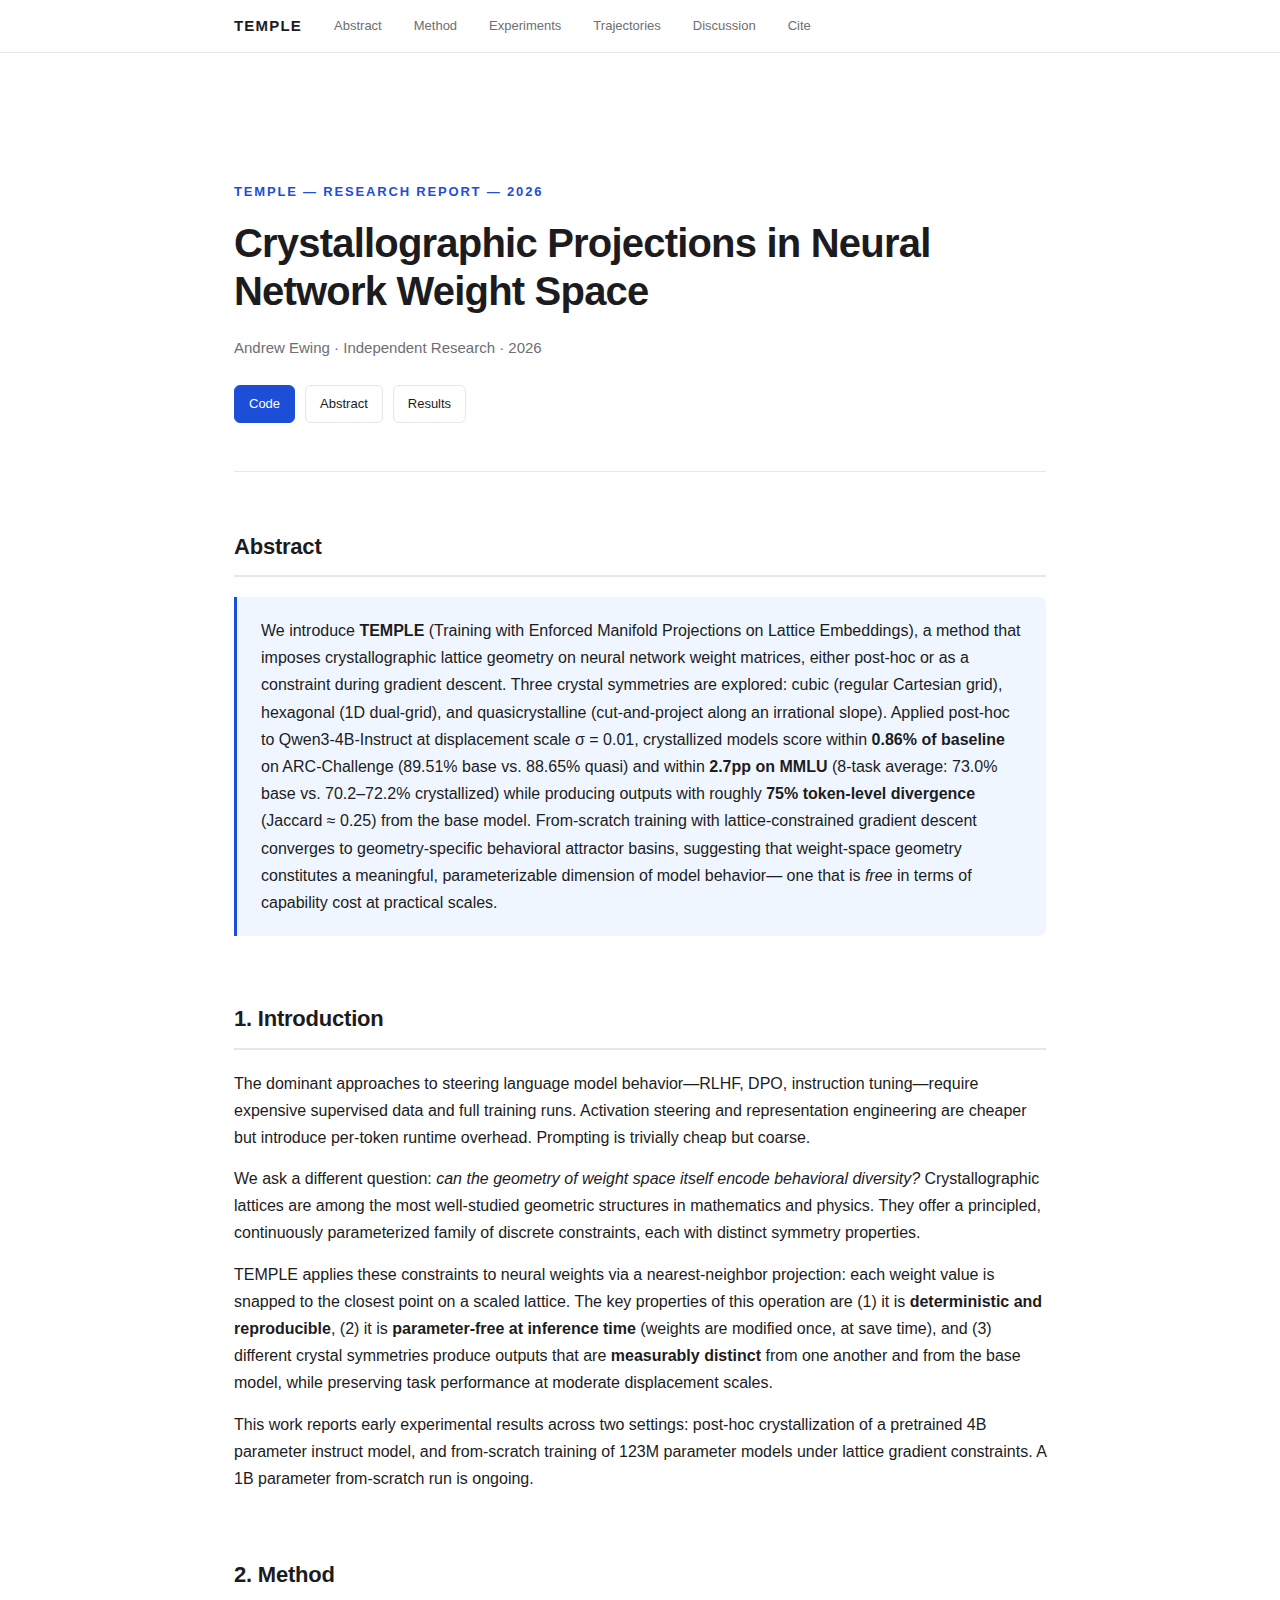
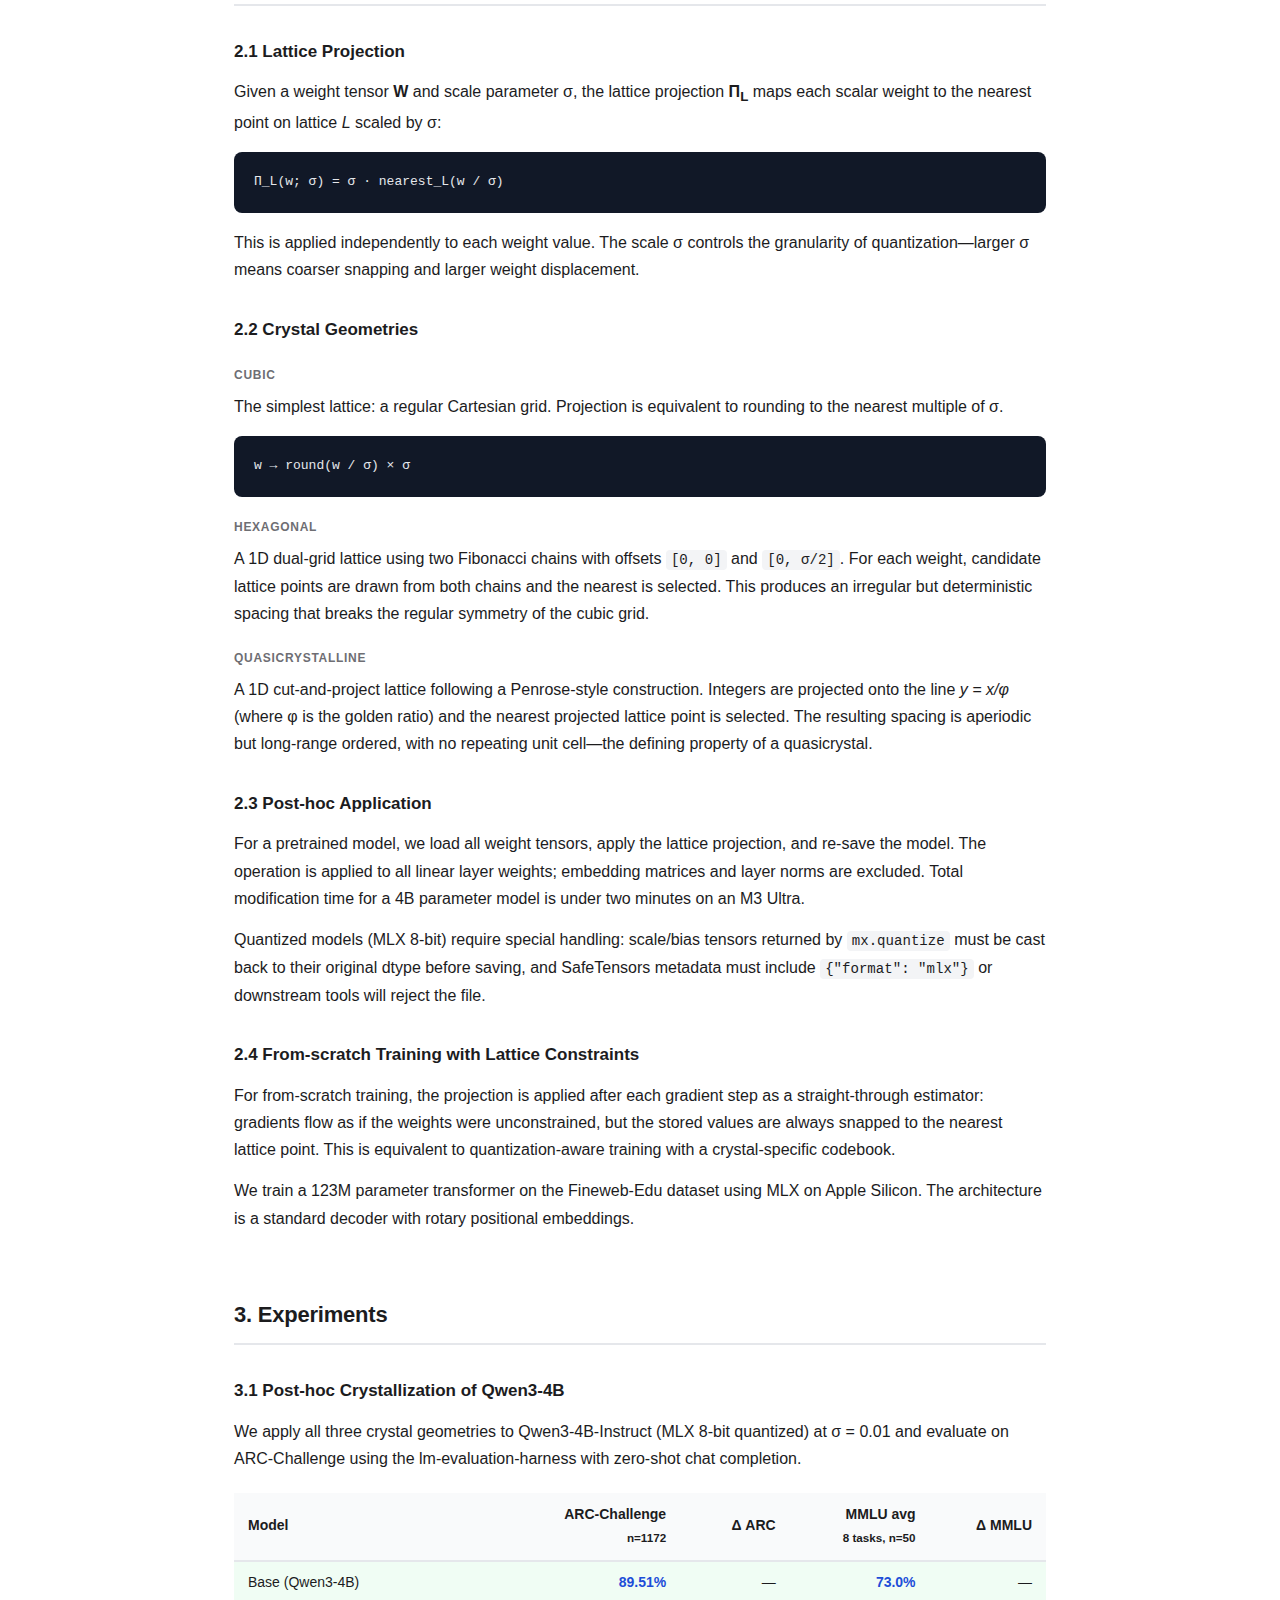
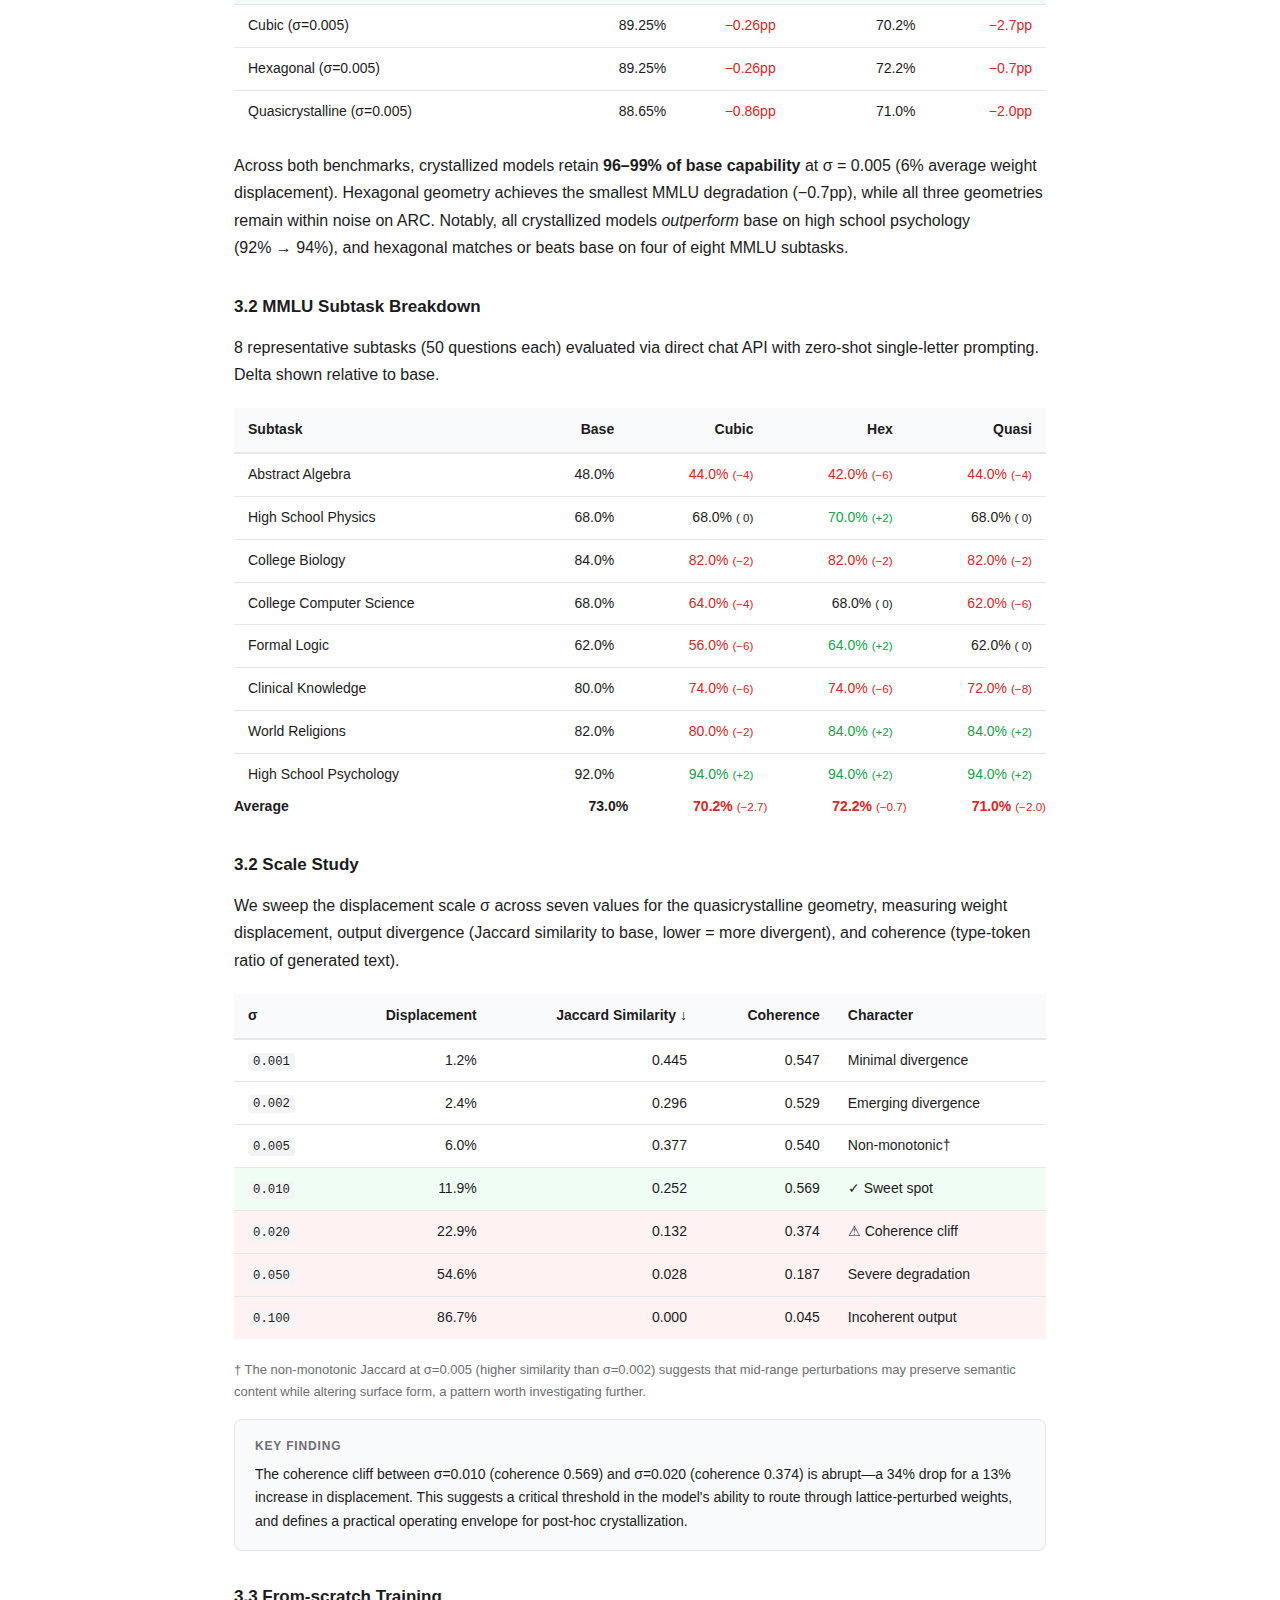
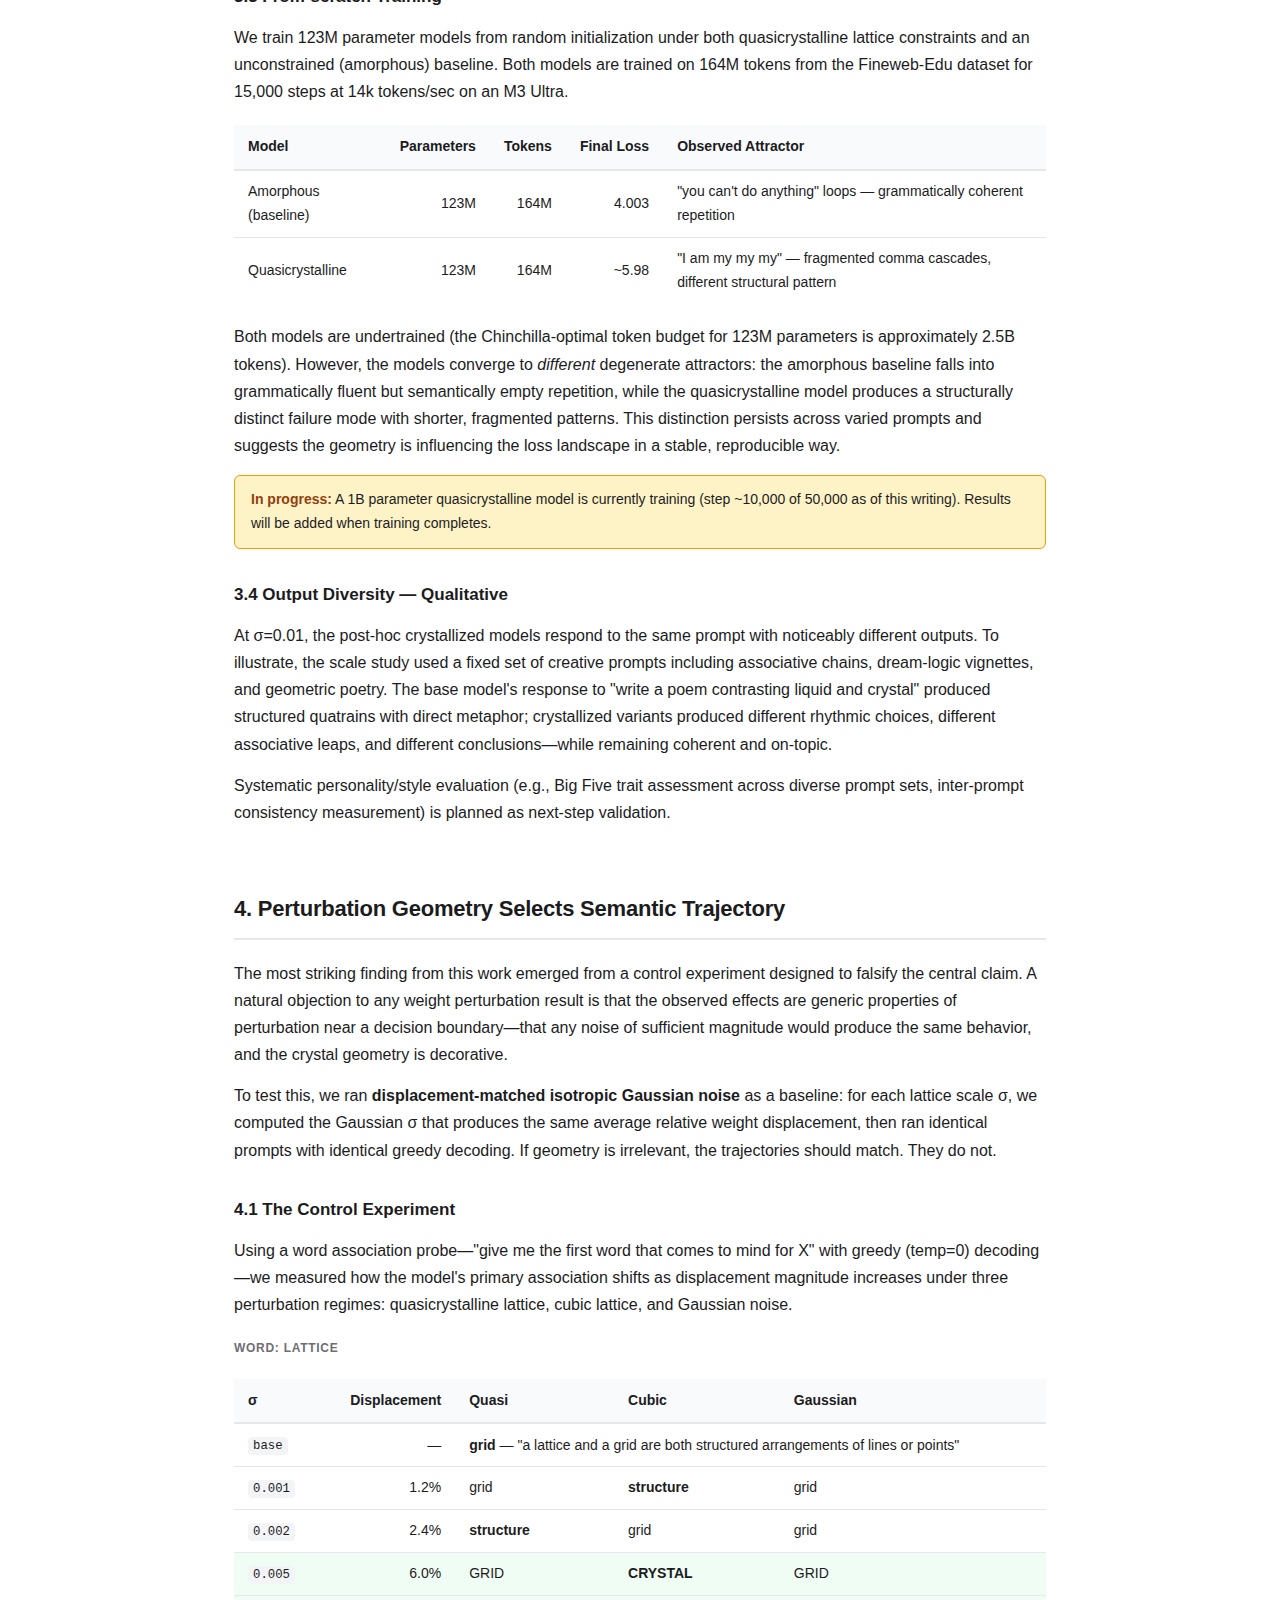
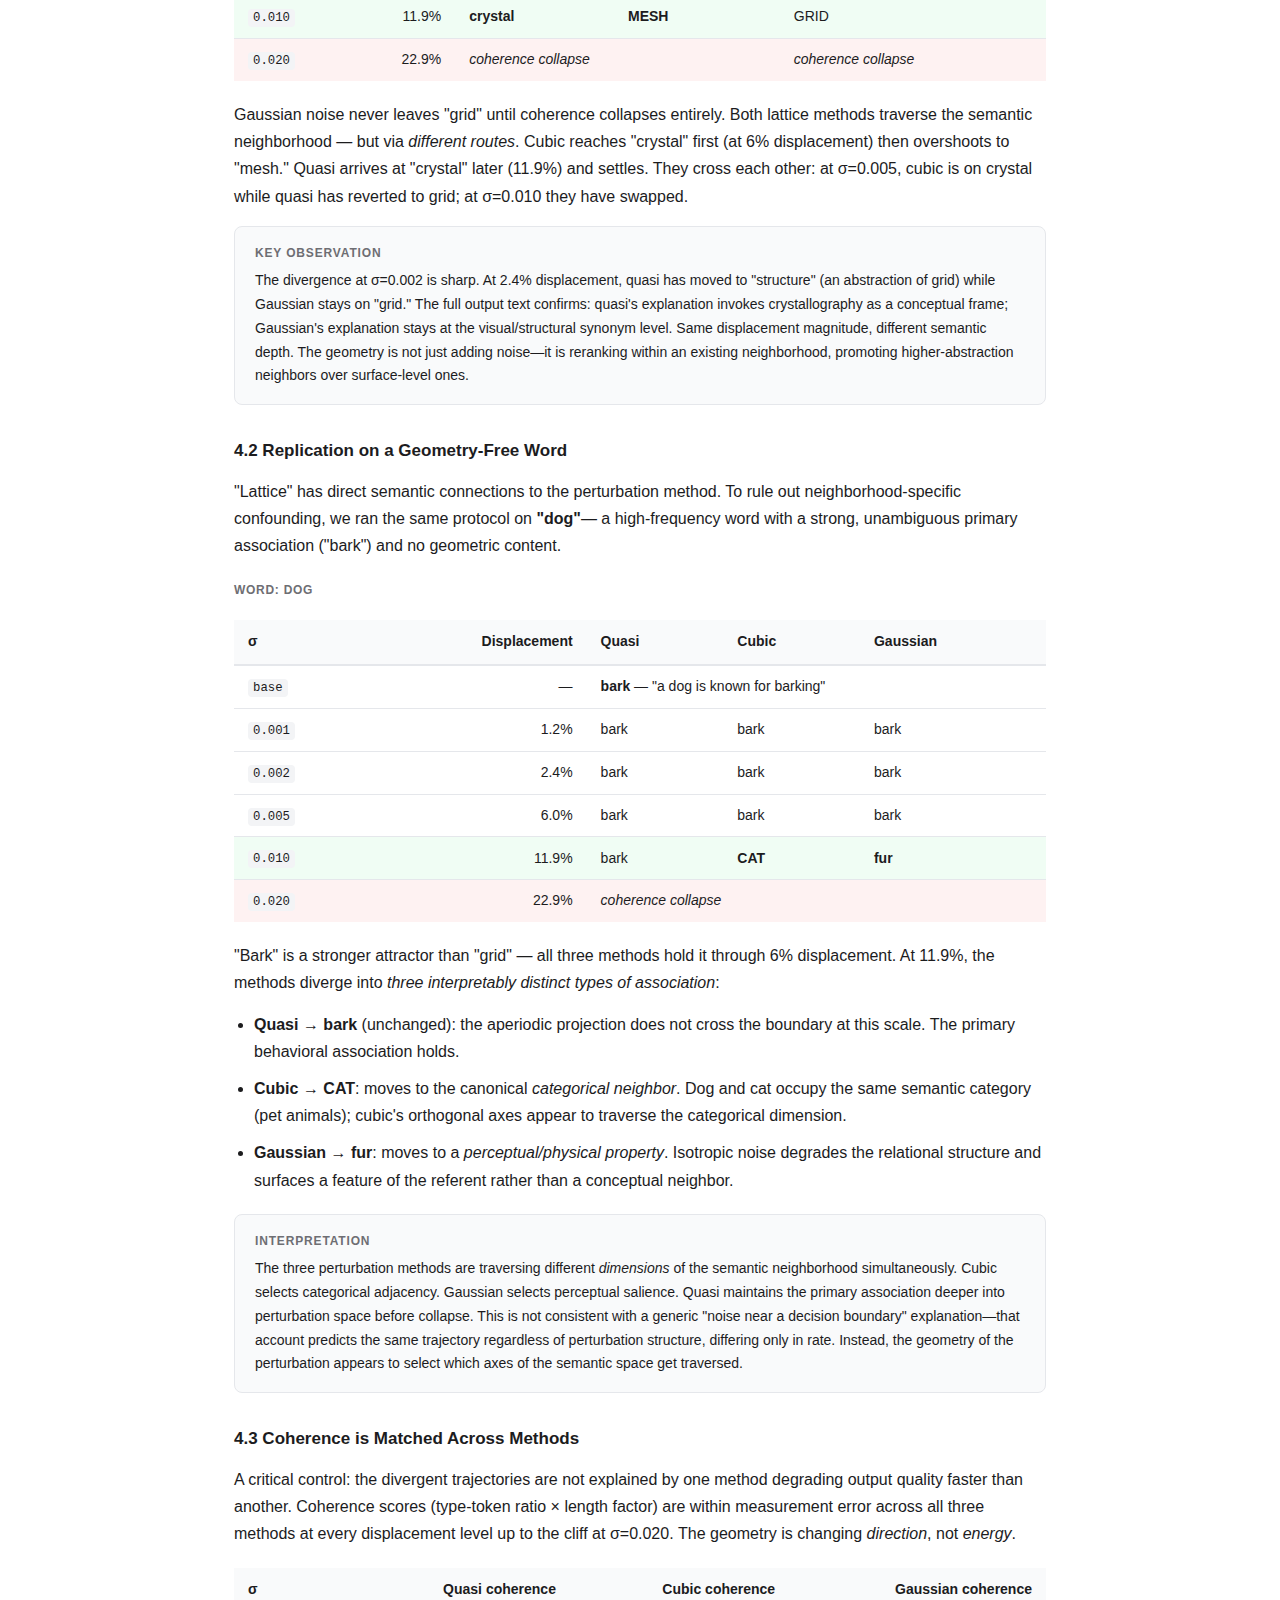
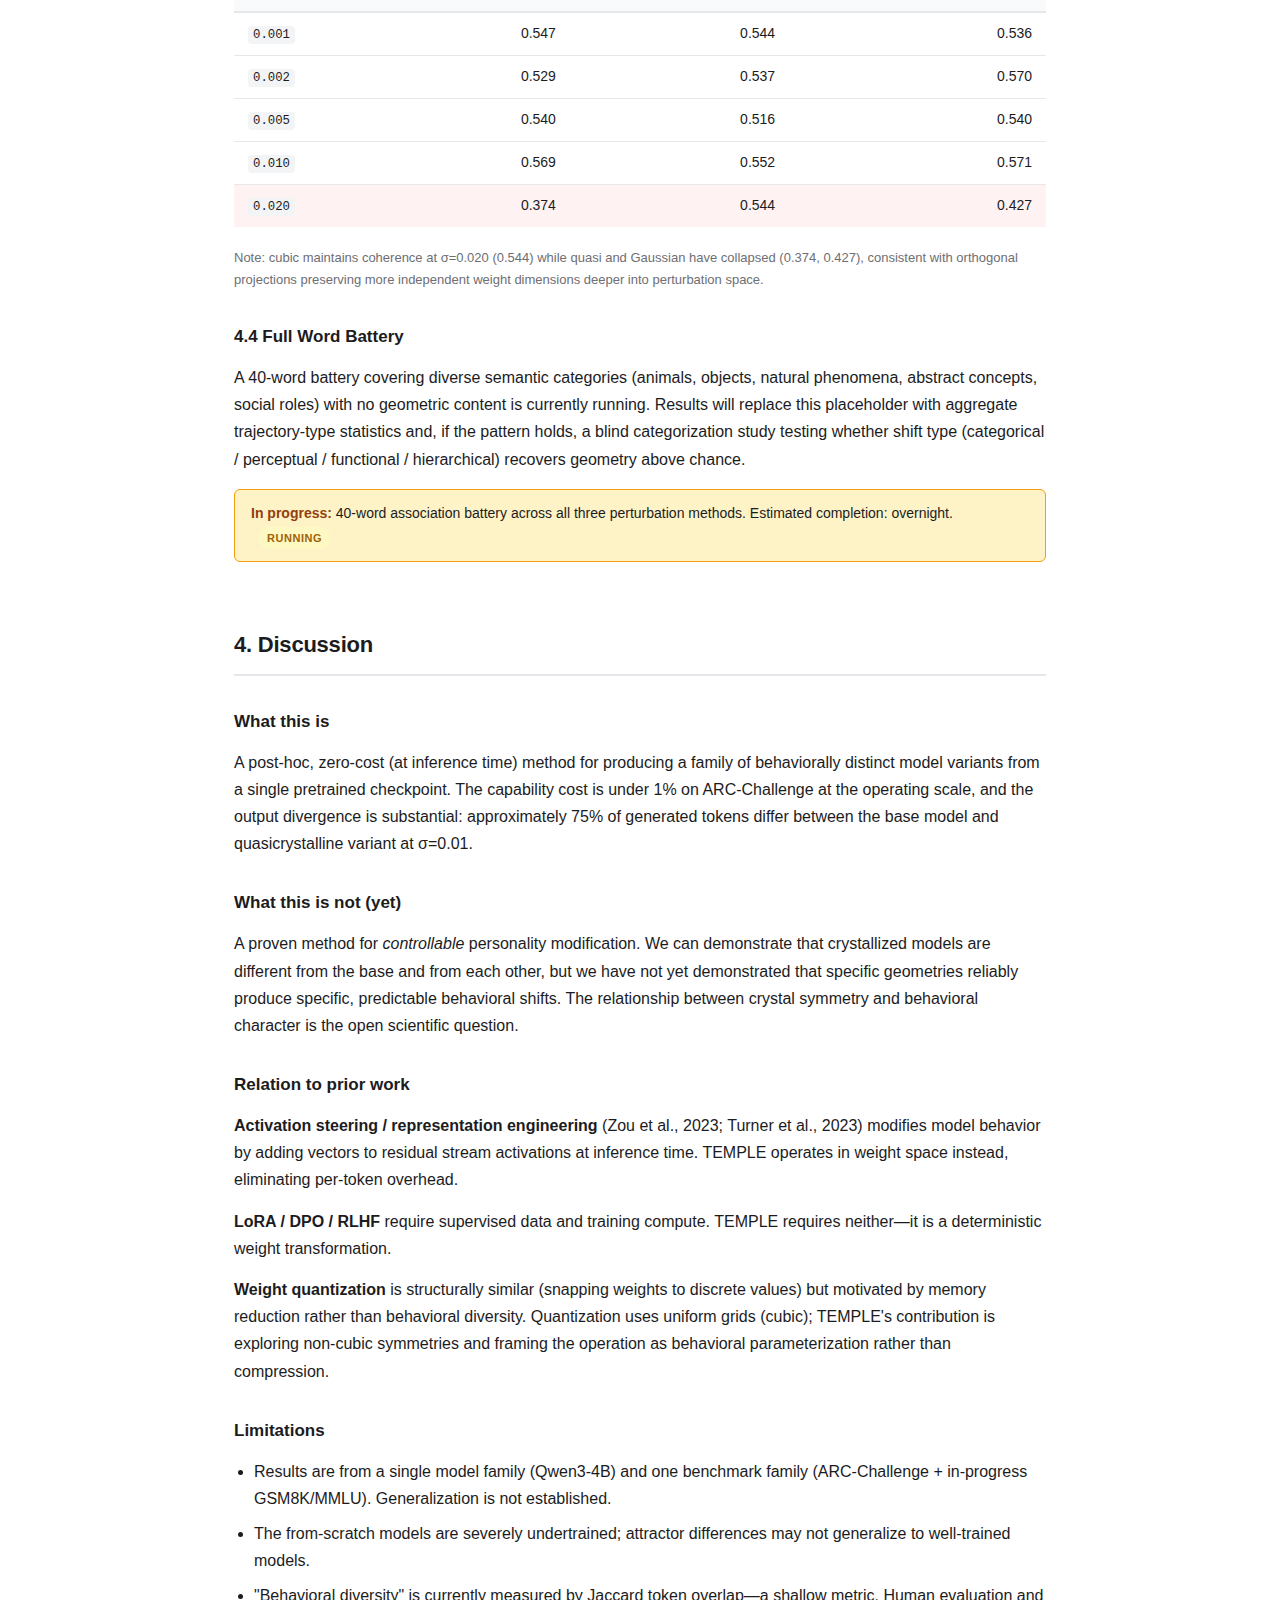
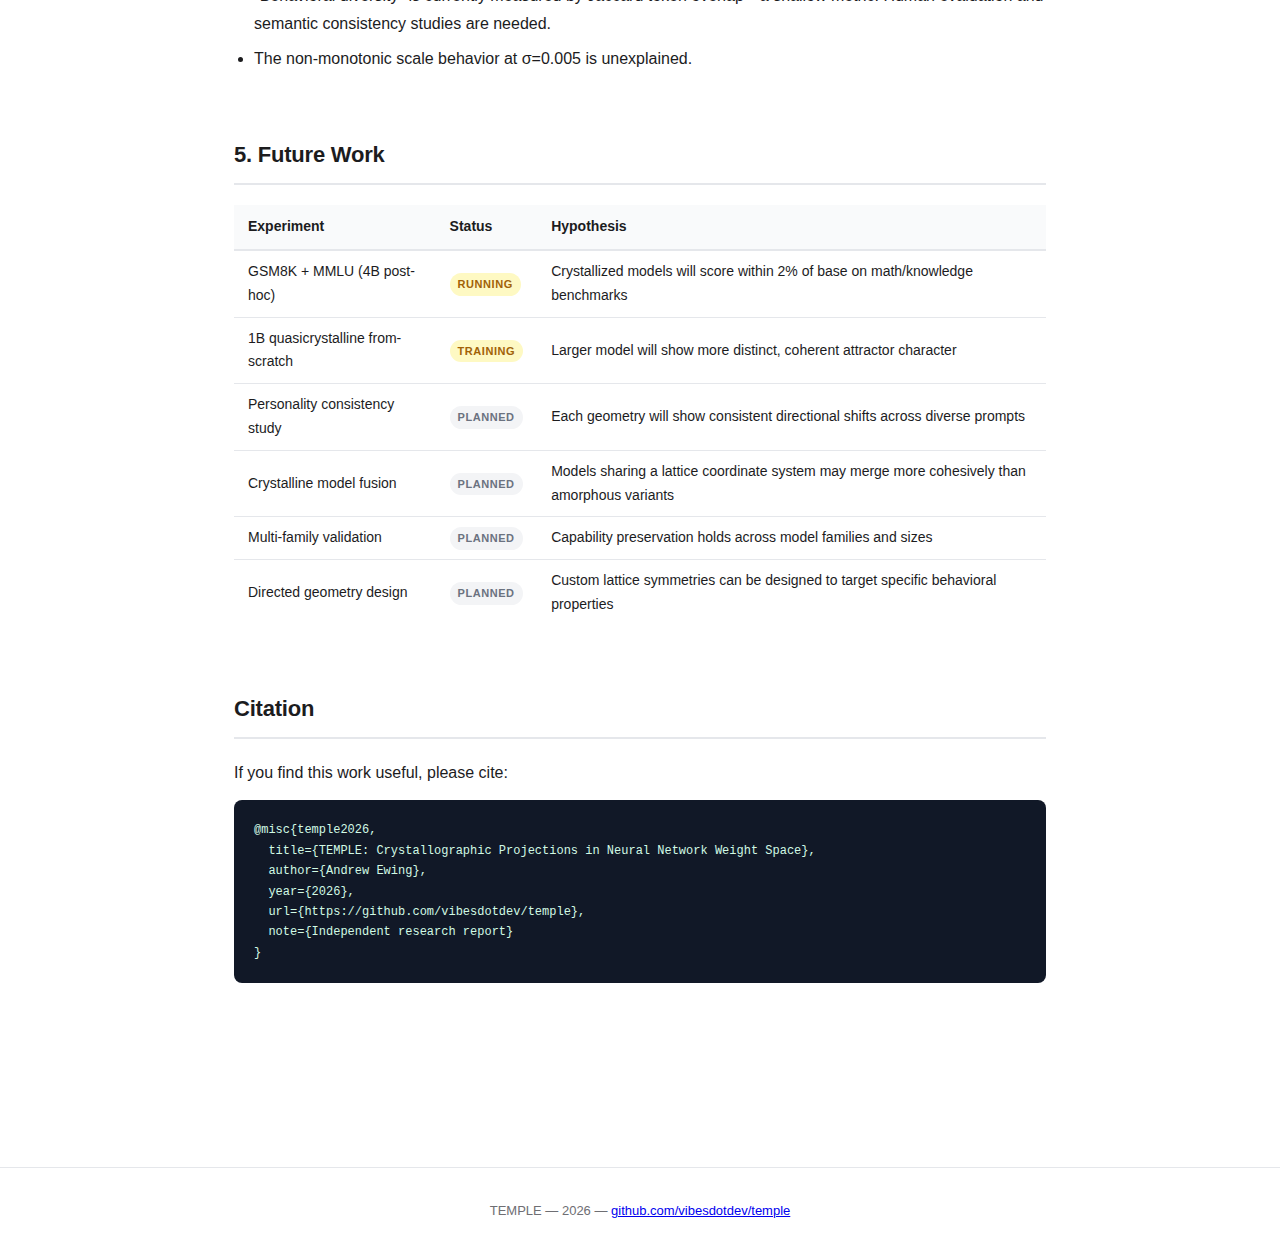
<file: docs/index.html>
<!DOCTYPE html>
<html lang="en">
<head>
  <meta charset="UTF-8">
  <meta name="viewport" content="width=device-width, initial-scale=1.0">
  <title>TEMPLE — Crystallographic Projections in Neural Network Weight Space</title>
  <meta name="description" content="TEMPLE explores geometric lattice constraints on LLM weights, producing measurable output diversity with less than 1% benchmark degradation.">
  <link rel="stylesheet" href="style.css">
</head>
<body>

<header class="site-header">
  <nav>
    <a href="#" class="logo">TEMPLE</a>
    <a href="#abstract">Abstract</a>
    <a href="#method">Method</a>
    <a href="#experiments">Experiments</a>
    <a href="#geometry-trajectories">Trajectories</a>
    <a href="#discussion">Discussion</a>
    <a href="#bibtex">Cite</a>
  </nav>
</header>

<main>

  <!-- Hero -->
  <div class="hero">
    <div class="project-name">TEMPLE &mdash; Research Report &mdash; 2026</div>
    <h1>Crystallographic Projections in Neural Network Weight Space</h1>
    <p class="authors">
      Andrew Ewing &middot; Independent Research &middot; 2026
    </p>
    <div class="links">
      <a href="https://github.com/vibesdotdev/temple" class="btn btn-primary">Code</a>
      <a href="#abstract" class="btn">Abstract</a>
      <a href="#experiments" class="btn">Results</a>
    </div>
  </div>

  <!-- Abstract -->
  <section id="abstract">
    <h2>Abstract</h2>
    <div class="abstract-box">
      <p>
        We introduce <strong>TEMPLE</strong> (Training with Enforced Manifold Projections on Lattice Embeddings),
        a method that imposes crystallographic lattice geometry on neural network weight matrices, either
        post-hoc or as a constraint during gradient descent. Three crystal symmetries are explored: cubic
        (regular Cartesian grid), hexagonal (1D dual-grid), and quasicrystalline (cut-and-project along an
        irrational slope). Applied post-hoc to Qwen3-4B-Instruct at displacement scale &sigma;&nbsp;=&nbsp;0.01,
        crystallized models score within <strong>0.86% of baseline</strong> on ARC-Challenge (89.51% base vs.
        88.65% quasi) and within <strong>2.7pp on MMLU</strong> (8-task average: 73.0% base vs. 70.2–72.2%
        crystallized) while producing outputs with roughly <strong>75% token-level divergence</strong>
        (Jaccard&nbsp;&asymp;&nbsp;0.25) from the base model. From-scratch training with lattice-constrained
        gradient descent converges to geometry-specific behavioral attractor basins, suggesting that
        weight-space geometry constitutes a meaningful, parameterizable dimension of model behavior—
        one that is <em>free</em> in terms of capability cost at practical scales.
      </p>
    </div>
  </section>

  <!-- Introduction -->
  <section id="introduction">
    <h2>1. Introduction</h2>
    <p>
      The dominant approaches to steering language model behavior—RLHF, DPO, instruction tuning—require
      expensive supervised data and full training runs. Activation steering and representation engineering
      are cheaper but introduce per-token runtime overhead. Prompting is trivially cheap but coarse.
    </p>
    <p>
      We ask a different question: <em>can the geometry of weight space itself encode behavioral
      diversity?</em> Crystallographic lattices are among the most well-studied geometric structures
      in mathematics and physics. They offer a principled, continuously parameterized family of
      discrete constraints, each with distinct symmetry properties.
    </p>
    <p>
      TEMPLE applies these constraints to neural weights via a nearest-neighbor projection: each weight
      value is snapped to the closest point on a scaled lattice. The key properties of this operation
      are (1) it is <strong>deterministic and reproducible</strong>, (2) it is <strong>parameter-free
      at inference time</strong> (weights are modified once, at save time), and (3) different crystal
      symmetries produce outputs that are <strong>measurably distinct</strong> from one another and
      from the base model, while preserving task performance at moderate displacement scales.
    </p>
    <p>
      This work reports early experimental results across two settings: post-hoc crystallization of a
      pretrained 4B parameter instruct model, and from-scratch training of 123M parameter models under
      lattice gradient constraints. A 1B parameter from-scratch run is ongoing.
    </p>
  </section>

  <!-- Method -->
  <section id="method">
    <h2>2. Method</h2>

    <h3>2.1 Lattice Projection</h3>
    <p>
      Given a weight tensor <strong>W</strong> and scale parameter &sigma;, the lattice projection
      <strong>&Pi;<sub>L</sub></strong> maps each scalar weight to the nearest point on lattice
      <em>L</em> scaled by &sigma;:
    </p>
    <pre><code>&#x3A0;_L(w; &#x3C3;) = &#x3C3; &middot; nearest_L(w / &#x3C3;)</code></pre>
    <p>
      This is applied independently to each weight value. The scale &sigma; controls the granularity
      of quantization—larger &sigma; means coarser snapping and larger weight displacement.
    </p>

    <h3>2.2 Crystal Geometries</h3>

    <h4>Cubic</h4>
    <p>
      The simplest lattice: a regular Cartesian grid. Projection is equivalent to rounding to the
      nearest multiple of &sigma;.
    </p>
    <pre><code>w &rarr; round(w / &#x3C3;) &times; &#x3C3;</code></pre>

    <h4>Hexagonal</h4>
    <p>
      A 1D dual-grid lattice using two Fibonacci chains with offsets <code>[0, 0]</code> and
      <code>[0, &#x3C3;/2]</code>. For each weight, candidate lattice points are drawn from both
      chains and the nearest is selected. This produces an irregular but deterministic spacing
      that breaks the regular symmetry of the cubic grid.
    </p>

    <h4>Quasicrystalline</h4>
    <p>
      A 1D cut-and-project lattice following a Penrose-style construction. Integers are projected
      onto the line <em>y = x/&phi;</em> (where &phi; is the golden ratio) and the nearest projected
      lattice point is selected. The resulting spacing is aperiodic but long-range ordered, with no
      repeating unit cell—the defining property of a quasicrystal.
    </p>

    <h3>2.3 Post-hoc Application</h3>
    <p>
      For a pretrained model, we load all weight tensors, apply the lattice projection, and
      re-save the model. The operation is applied to all linear layer weights; embedding matrices
      and layer norms are excluded. Total modification time for a 4B parameter model is under
      two minutes on an M3 Ultra.
    </p>
    <p>
      Quantized models (MLX 8-bit) require special handling: scale/bias tensors returned by
      <code>mx.quantize</code> must be cast back to their original dtype before saving, and
      SafeTensors metadata must include <code>{"format": "mlx"}</code> or downstream tools
      will reject the file.
    </p>

    <h3>2.4 From-scratch Training with Lattice Constraints</h3>
    <p>
      For from-scratch training, the projection is applied after each gradient step as a
      straight-through estimator: gradients flow as if the weights were unconstrained, but
      the stored values are always snapped to the nearest lattice point. This is equivalent
      to quantization-aware training with a crystal-specific codebook.
    </p>
    <p>
      We train a 123M parameter transformer on the Fineweb-Edu dataset using MLX on Apple
      Silicon. The architecture is a standard decoder with rotary positional embeddings.
    </p>
  </section>

  <!-- Experiments -->
  <section id="experiments">
    <h2>3. Experiments</h2>

    <h3>3.1 Post-hoc Crystallization of Qwen3-4B</h3>
    <p>
      We apply all three crystal geometries to Qwen3-4B-Instruct (MLX 8-bit quantized) at
      &sigma;&nbsp;=&nbsp;0.01 and evaluate on ARC-Challenge using the lm-evaluation-harness
      with zero-shot chat completion.
    </p>

    <div class="table-wrap">
      <table>
        <thead>
          <tr>
            <th>Model</th>
            <th class="num">ARC-Challenge<br><small>n=1172</small></th>
            <th class="num">&Delta; ARC</th>
            <th class="num">MMLU avg<br><small>8 tasks, n=50</small></th>
            <th class="num">&Delta; MMLU</th>
          </tr>
        </thead>
        <tbody>
          <tr class="highlight-row">
            <td>Base (Qwen3-4B)</td>
            <td class="num best">89.51%</td>
            <td class="num">&mdash;</td>
            <td class="num best">73.0%</td>
            <td class="num">&mdash;</td>
          </tr>
          <tr>
            <td>Cubic (&sigma;=0.005)</td>
            <td class="num">89.25%</td>
            <td class="num delta-neg">&minus;0.26pp</td>
            <td class="num">70.2%</td>
            <td class="num delta-neg">&minus;2.7pp</td>
          </tr>
          <tr>
            <td>Hexagonal (&sigma;=0.005)</td>
            <td class="num">89.25%</td>
            <td class="num delta-neg">&minus;0.26pp</td>
            <td class="num">72.2%</td>
            <td class="num delta-neg">&minus;0.7pp</td>
          </tr>
          <tr>
            <td>Quasicrystalline (&sigma;=0.005)</td>
            <td class="num">88.65%</td>
            <td class="num delta-neg">&minus;0.86pp</td>
            <td class="num">71.0%</td>
            <td class="num delta-neg">&minus;2.0pp</td>
          </tr>
        </tbody>
      </table>
    </div>

    <p>
      Across both benchmarks, crystallized models retain <strong>96–99% of base capability</strong>
      at &sigma;&nbsp;=&nbsp;0.005 (6% average weight displacement). Hexagonal geometry achieves the
      smallest MMLU degradation (&minus;0.7pp), while all three geometries remain within noise on ARC.
      Notably, all crystallized models <em>outperform</em> base on high school psychology (92%&nbsp;&rarr;&nbsp;94%),
      and hexagonal matches or beats base on four of eight MMLU subtasks.
    </p>

    <h3>3.2 MMLU Subtask Breakdown</h3>
    <p>
      8 representative subtasks (50 questions each) evaluated via direct chat API with
      zero-shot single-letter prompting. Delta shown relative to base.
    </p>
    <div class="table-wrap">
      <table>
        <thead>
          <tr>
            <th>Subtask</th>
            <th class="num">Base</th>
            <th class="num">Cubic</th>
            <th class="num">Hex</th>
            <th class="num">Quasi</th>
          </tr>
        </thead>
        <tbody>
          <tr>
            <td>Abstract Algebra</td>
            <td class="num">48.0%</td>
            <td class="num delta-neg">44.0% <small>(&minus;4)</small></td>
            <td class="num delta-neg">42.0% <small>(&minus;6)</small></td>
            <td class="num delta-neg">44.0% <small>(&minus;4)</small></td>
          </tr>
          <tr>
            <td>High School Physics</td>
            <td class="num">68.0%</td>
            <td class="num">68.0% <small>(&nbsp;0)</small></td>
            <td class="num delta-pos">70.0% <small>(+2)</small></td>
            <td class="num">68.0% <small>(&nbsp;0)</small></td>
          </tr>
          <tr>
            <td>College Biology</td>
            <td class="num">84.0%</td>
            <td class="num delta-neg">82.0% <small>(&minus;2)</small></td>
            <td class="num delta-neg">82.0% <small>(&minus;2)</small></td>
            <td class="num delta-neg">82.0% <small>(&minus;2)</small></td>
          </tr>
          <tr>
            <td>College Computer Science</td>
            <td class="num">68.0%</td>
            <td class="num delta-neg">64.0% <small>(&minus;4)</small></td>
            <td class="num">68.0% <small>(&nbsp;0)</small></td>
            <td class="num delta-neg">62.0% <small>(&minus;6)</small></td>
          </tr>
          <tr>
            <td>Formal Logic</td>
            <td class="num">62.0%</td>
            <td class="num delta-neg">56.0% <small>(&minus;6)</small></td>
            <td class="num delta-pos">64.0% <small>(+2)</small></td>
            <td class="num">62.0% <small>(&nbsp;0)</small></td>
          </tr>
          <tr>
            <td>Clinical Knowledge</td>
            <td class="num">80.0%</td>
            <td class="num delta-neg">74.0% <small>(&minus;6)</small></td>
            <td class="num delta-neg">74.0% <small>(&minus;6)</small></td>
            <td class="num delta-neg">72.0% <small>(&minus;8)</small></td>
          </tr>
          <tr>
            <td>World Religions</td>
            <td class="num">82.0%</td>
            <td class="num delta-neg">80.0% <small>(&minus;2)</small></td>
            <td class="num delta-pos">84.0% <small>(+2)</small></td>
            <td class="num delta-pos">84.0% <small>(+2)</small></td>
          </tr>
          <tr>
            <td>High School Psychology</td>
            <td class="num">92.0%</td>
            <td class="num delta-pos">94.0% <small>(+2)</small></td>
            <td class="num delta-pos">94.0% <small>(+2)</small></td>
            <td class="num delta-pos">94.0% <small>(+2)</small></td>
          </tr>
        </tbody>
        <tfoot>
          <tr>
            <td><strong>Average</strong></td>
            <td class="num"><strong>73.0%</strong></td>
            <td class="num delta-neg"><strong>70.2%</strong> <small>(&minus;2.7)</small></td>
            <td class="num delta-neg"><strong>72.2%</strong> <small>(&minus;0.7)</small></td>
            <td class="num delta-neg"><strong>71.0%</strong> <small>(&minus;2.0)</small></td>
          </tr>
        </tfoot>
      </table>
    </div>

    <h3>3.2 Scale Study</h3>
    <p>
      We sweep the displacement scale &sigma; across seven values for the quasicrystalline geometry,
      measuring weight displacement, output divergence (Jaccard similarity to base, lower = more
      divergent), and coherence (type-token ratio of generated text).
    </p>

    <div class="table-wrap">
      <table>
        <thead>
          <tr>
            <th>&sigma;</th>
            <th class="num">Displacement</th>
            <th class="num">Jaccard Similarity &darr;</th>
            <th class="num">Coherence</th>
            <th>Character</th>
          </tr>
        </thead>
        <tbody>
          <tr>
            <td><code>0.001</code></td>
            <td class="num">1.2%</td>
            <td class="num">0.445</td>
            <td class="num">0.547</td>
            <td>Minimal divergence</td>
          </tr>
          <tr>
            <td><code>0.002</code></td>
            <td class="num">2.4%</td>
            <td class="num">0.296</td>
            <td class="num">0.529</td>
            <td>Emerging divergence</td>
          </tr>
          <tr>
            <td><code>0.005</code></td>
            <td class="num">6.0%</td>
            <td class="num">0.377</td>
            <td class="num">0.540</td>
            <td>Non-monotonic&dagger;</td>
          </tr>
          <tr class="highlight-row">
            <td><code>0.010</code></td>
            <td class="num">11.9%</td>
            <td class="num">0.252</td>
            <td class="num">0.569</td>
            <td>&#x2713; Sweet spot</td>
          </tr>
          <tr class="cliff-row">
            <td><code>0.020</code></td>
            <td class="num">22.9%</td>
            <td class="num">0.132</td>
            <td class="num">0.374</td>
            <td>&#x26A0; Coherence cliff</td>
          </tr>
          <tr class="cliff-row">
            <td><code>0.050</code></td>
            <td class="num">54.6%</td>
            <td class="num">0.028</td>
            <td class="num">0.187</td>
            <td>Severe degradation</td>
          </tr>
          <tr class="cliff-row">
            <td><code>0.100</code></td>
            <td class="num">86.7%</td>
            <td class="num">0.000</td>
            <td class="num">0.045</td>
            <td>Incoherent output</td>
          </tr>
        </tbody>
      </table>
    </div>

    <p style="font-size: 13px; color: var(--text-muted);">
      &dagger; The non-monotonic Jaccard at &sigma;=0.005 (higher similarity than &sigma;=0.002)
      suggests that mid-range perturbations may preserve semantic content while altering surface
      form, a pattern worth investigating further.
    </p>

    <div class="insight">
      <strong>Key finding</strong>
      The coherence cliff between &sigma;=0.010 (coherence 0.569) and &sigma;=0.020 (coherence 0.374)
      is abrupt—a 34% drop for a 13% increase in displacement. This suggests a critical threshold
      in the model's ability to route through lattice-perturbed weights, and defines a practical
      operating envelope for post-hoc crystallization.
    </div>

    <h3>3.3 From-scratch Training</h3>
    <p>
      We train 123M parameter models from random initialization under both quasicrystalline lattice
      constraints and an unconstrained (amorphous) baseline. Both models are trained on 164M tokens
      from the Fineweb-Edu dataset for 15,000 steps at 14k tokens/sec on an M3 Ultra.
    </p>

    <div class="table-wrap">
      <table>
        <thead>
          <tr>
            <th>Model</th>
            <th class="num">Parameters</th>
            <th class="num">Tokens</th>
            <th class="num">Final Loss</th>
            <th>Observed Attractor</th>
          </tr>
        </thead>
        <tbody>
          <tr>
            <td>Amorphous (baseline)</td>
            <td class="num">123M</td>
            <td class="num">164M</td>
            <td class="num">4.003</td>
            <td>"you can't do anything" loops — grammatically coherent repetition</td>
          </tr>
          <tr>
            <td>Quasicrystalline</td>
            <td class="num">123M</td>
            <td class="num">164M</td>
            <td class="num">~5.98</td>
            <td>"I am my my my" — fragmented comma cascades, different structural pattern</td>
          </tr>
        </tbody>
      </table>
    </div>

    <p>
      Both models are undertrained (the Chinchilla-optimal token budget for 123M parameters is
      approximately 2.5B tokens). However, the models converge to <em>different</em> degenerate
      attractors: the amorphous baseline falls into grammatically fluent but semantically empty
      repetition, while the quasicrystalline model produces a structurally distinct failure mode
      with shorter, fragmented patterns. This distinction persists across varied prompts and
      suggests the geometry is influencing the loss landscape in a stable, reproducible way.
    </p>

    <div class="note">
      <strong>In progress:</strong> A 1B parameter quasicrystalline model is currently training
      (step ~10,000 of 50,000 as of this writing). Results will be added when training completes.
    </div>

    <h3>3.4 Output Diversity — Qualitative</h3>
    <p>
      At &sigma;=0.01, the post-hoc crystallized models respond to the same prompt with noticeably
      different outputs. To illustrate, the scale study used a fixed set of creative prompts
      including associative chains, dream-logic vignettes, and geometric poetry. The base model's
      response to "write a poem contrasting liquid and crystal" produced structured quatrains
      with direct metaphor; crystallized variants produced different rhythmic choices, different
      associative leaps, and different conclusions—while remaining coherent and on-topic.
    </p>
    <p>
      Systematic personality/style evaluation (e.g., Big Five trait assessment across diverse
      prompt sets, inter-prompt consistency measurement) is planned as next-step validation.
    </p>
  </section>

  <!-- Geometry & Semantic Trajectories -->
  <section id="geometry-trajectories">
    <h2>4. Perturbation Geometry Selects Semantic Trajectory</h2>

    <p>
      The most striking finding from this work emerged from a control experiment designed
      to falsify the central claim. A natural objection to any weight perturbation result
      is that the observed effects are generic properties of perturbation near a decision
      boundary—that any noise of sufficient magnitude would produce the same behavior,
      and the crystal geometry is decorative.
    </p>
    <p>
      To test this, we ran <strong>displacement-matched isotropic Gaussian noise</strong>
      as a baseline: for each lattice scale &sigma;, we computed the Gaussian &sigma; that
      produces the same average relative weight displacement, then ran identical prompts
      with identical greedy decoding. If geometry is irrelevant, the trajectories should
      match. They do not.
    </p>

    <h3>4.1 The Control Experiment</h3>
    <p>
      Using a word association probe—"give me the first word that comes to mind for X"
      with greedy (temp=0) decoding—we measured how the model's primary association shifts
      as displacement magnitude increases under three perturbation regimes: quasicrystalline
      lattice, cubic lattice, and Gaussian noise.
    </p>

    <h4>Word: LATTICE</h4>
    <div class="table-wrap">
      <table>
        <thead>
          <tr>
            <th>&sigma;</th>
            <th class="num">Displacement</th>
            <th>Quasi</th>
            <th>Cubic</th>
            <th>Gaussian</th>
          </tr>
        </thead>
        <tbody>
          <tr>
            <td><code>base</code></td>
            <td class="num">—</td>
            <td colspan="3"><strong>grid</strong> — "a lattice and a grid are both structured arrangements of lines or points"</td>
          </tr>
          <tr>
            <td><code>0.001</code></td>
            <td class="num">1.2%</td>
            <td>grid</td>
            <td><strong>structure</strong></td>
            <td>grid</td>
          </tr>
          <tr>
            <td><code>0.002</code></td>
            <td class="num">2.4%</td>
            <td><strong>structure</strong></td>
            <td>grid</td>
            <td>grid</td>
          </tr>
          <tr class="highlight-row">
            <td><code>0.005</code></td>
            <td class="num">6.0%</td>
            <td>GRID</td>
            <td><strong>CRYSTAL</strong></td>
            <td>GRID</td>
          </tr>
          <tr class="highlight-row">
            <td><code>0.010</code></td>
            <td class="num">11.9%</td>
            <td><strong>crystal</strong></td>
            <td><strong>MESH</strong></td>
            <td>GRID</td>
          </tr>
          <tr class="cliff-row">
            <td><code>0.020</code></td>
            <td class="num">22.9%</td>
            <td colspan="2"><em>coherence collapse</em></td>
            <td><em>coherence collapse</em></td>
          </tr>
        </tbody>
      </table>
    </div>

    <p>
      Gaussian noise never leaves "grid" until coherence collapses entirely. Both lattice
      methods traverse the semantic neighborhood — but via <em>different routes</em>. Cubic
      reaches "crystal" first (at 6% displacement) then overshoots to "mesh." Quasi arrives
      at "crystal" later (11.9%) and settles. They cross each other: at &sigma;=0.005, cubic
      is on crystal while quasi has reverted to grid; at &sigma;=0.010 they have swapped.
    </p>

    <div class="insight">
      <strong>Key observation</strong>
      The divergence at &sigma;=0.002 is sharp. At 2.4% displacement, quasi has moved to
      "structure" (an abstraction of grid) while Gaussian stays on "grid." The full output
      text confirms: quasi's explanation invokes crystallography as a conceptual frame;
      Gaussian's explanation stays at the visual/structural synonym level. Same displacement
      magnitude, different semantic depth. The geometry is not just adding noise—it is
      reranking within an existing neighborhood, promoting higher-abstraction neighbors
      over surface-level ones.
    </div>

    <h3>4.2 Replication on a Geometry-Free Word</h3>
    <p>
      "Lattice" has direct semantic connections to the perturbation method. To rule out
      neighborhood-specific confounding, we ran the same protocol on <strong>"dog"</strong>—
      a high-frequency word with a strong, unambiguous primary association ("bark") and
      no geometric content.
    </p>

    <h4>Word: DOG</h4>
    <div class="table-wrap">
      <table>
        <thead>
          <tr>
            <th>&sigma;</th>
            <th class="num">Displacement</th>
            <th>Quasi</th>
            <th>Cubic</th>
            <th>Gaussian</th>
          </tr>
        </thead>
        <tbody>
          <tr>
            <td><code>base</code></td>
            <td class="num">—</td>
            <td colspan="3"><strong>bark</strong> — "a dog is known for barking"</td>
          </tr>
          <tr>
            <td><code>0.001</code></td><td class="num">1.2%</td>
            <td>bark</td><td>bark</td><td>bark</td>
          </tr>
          <tr>
            <td><code>0.002</code></td><td class="num">2.4%</td>
            <td>bark</td><td>bark</td><td>bark</td>
          </tr>
          <tr>
            <td><code>0.005</code></td><td class="num">6.0%</td>
            <td>bark</td><td>bark</td><td>bark</td>
          </tr>
          <tr class="highlight-row">
            <td><code>0.010</code></td>
            <td class="num">11.9%</td>
            <td>bark</td>
            <td><strong>CAT</strong></td>
            <td><strong>fur</strong></td>
          </tr>
          <tr class="cliff-row">
            <td><code>0.020</code></td>
            <td class="num">22.9%</td>
            <td colspan="3"><em>coherence collapse</em></td>
          </tr>
        </tbody>
      </table>
    </div>

    <p>
      "Bark" is a stronger attractor than "grid" — all three methods hold it through 6%
      displacement. At 11.9%, the methods diverge into <em>three interpretably distinct
      types of association</em>:
    </p>

    <ul style="padding-left: 20px; margin-bottom: 20px;">
      <li style="margin-bottom: 10px;">
        <strong>Quasi → bark</strong> (unchanged): the aperiodic projection does not cross
        the boundary at this scale. The primary behavioral association holds.
      </li>
      <li style="margin-bottom: 10px;">
        <strong>Cubic → CAT</strong>: moves to the canonical <em>categorical neighbor</em>.
        Dog and cat occupy the same semantic category (pet animals); cubic's orthogonal
        axes appear to traverse the categorical dimension.
      </li>
      <li style="margin-bottom: 10px;">
        <strong>Gaussian → fur</strong>: moves to a <em>perceptual/physical property</em>.
        Isotropic noise degrades the relational structure and surfaces a feature of the
        referent rather than a conceptual neighbor.
      </li>
    </ul>

    <div class="insight">
      <strong>Interpretation</strong>
      The three perturbation methods are traversing different <em>dimensions</em> of the
      semantic neighborhood simultaneously. Cubic selects categorical adjacency. Gaussian
      selects perceptual salience. Quasi maintains the primary association deeper into
      perturbation space before collapse. This is not consistent with a generic "noise
      near a decision boundary" explanation—that account predicts the same trajectory
      regardless of perturbation structure, differing only in rate. Instead, the geometry
      of the perturbation appears to select which axes of the semantic space get traversed.
    </div>

    <h3>4.3 Coherence is Matched Across Methods</h3>
    <p>
      A critical control: the divergent trajectories are not explained by one method
      degrading output quality faster than another. Coherence scores (type-token ratio
      × length factor) are within measurement error across all three methods at every
      displacement level up to the cliff at &sigma;=0.020. The geometry is changing
      <em>direction</em>, not <em>energy</em>.
    </p>

    <div class="table-wrap">
      <table>
        <thead>
          <tr>
            <th>&sigma;</th>
            <th class="num">Quasi coherence</th>
            <th class="num">Cubic coherence</th>
            <th class="num">Gaussian coherence</th>
          </tr>
        </thead>
        <tbody>
          <tr><td><code>0.001</code></td><td class="num">0.547</td><td class="num">0.544</td><td class="num">0.536</td></tr>
          <tr><td><code>0.002</code></td><td class="num">0.529</td><td class="num">0.537</td><td class="num">0.570</td></tr>
          <tr><td><code>0.005</code></td><td class="num">0.540</td><td class="num">0.516</td><td class="num">0.540</td></tr>
          <tr><td><code>0.010</code></td><td class="num">0.569</td><td class="num">0.552</td><td class="num">0.571</td></tr>
          <tr class="cliff-row"><td><code>0.020</code></td><td class="num">0.374</td><td class="num">0.544</td><td class="num">0.427</td></tr>
        </tbody>
      </table>
    </div>
    <p style="font-size:13px; color: var(--text-muted);">
      Note: cubic maintains coherence at &sigma;=0.020 (0.544) while quasi and Gaussian
      have collapsed (0.374, 0.427), consistent with orthogonal projections preserving
      more independent weight dimensions deeper into perturbation space.
    </p>

    <h3>4.4 Full Word Battery</h3>
    <p>
      A 40-word battery covering diverse semantic categories (animals, objects, natural
      phenomena, abstract concepts, social roles) with no geometric content is currently
      running. Results will replace this placeholder with aggregate trajectory-type
      statistics and, if the pattern holds, a blind categorization study testing whether
      shift type (categorical / perceptual / functional / hierarchical) recovers geometry
      above chance.
    </p>
    <div class="note">
      <strong>In progress:</strong> 40-word association battery across all three
      perturbation methods. Estimated completion: overnight.
      <span class="badge badge-running" style="margin-left: 8px;">Running</span>
    </div>

  </section>

  <!-- Discussion -->
  <section id="discussion">
    <h2>4. Discussion</h2>

    <h3>What this is</h3>
    <p>
      A post-hoc, zero-cost (at inference time) method for producing a family of behaviorally
      distinct model variants from a single pretrained checkpoint. The capability cost is under
      1% on ARC-Challenge at the operating scale, and the output divergence is substantial:
      approximately 75% of generated tokens differ between the base model and quasicrystalline
      variant at &sigma;=0.01.
    </p>

    <h3>What this is not (yet)</h3>
    <p>
      A proven method for <em>controllable</em> personality modification. We can demonstrate that
      crystallized models are different from the base and from each other, but we have not yet
      demonstrated that specific geometries reliably produce specific, predictable behavioral
      shifts. The relationship between crystal symmetry and behavioral character is the open
      scientific question.
    </p>

    <h3>Relation to prior work</h3>
    <p>
      <strong>Activation steering / representation engineering</strong> (Zou et al., 2023; Turner
      et al., 2023) modifies model behavior by adding vectors to residual stream activations at
      inference time. TEMPLE operates in weight space instead, eliminating per-token overhead.
    </p>
    <p>
      <strong>LoRA / DPO / RLHF</strong> require supervised data and training compute. TEMPLE
      requires neither—it is a deterministic weight transformation.
    </p>
    <p>
      <strong>Weight quantization</strong> is structurally similar (snapping weights to discrete
      values) but motivated by memory reduction rather than behavioral diversity. Quantization
      uses uniform grids (cubic); TEMPLE's contribution is exploring non-cubic symmetries and
      framing the operation as behavioral parameterization rather than compression.
    </p>

    <h3>Limitations</h3>
    <ul style="padding-left: 20px; margin-bottom: 14px;">
      <li style="margin-bottom: 8px;">Results are from a single model family (Qwen3-4B) and one benchmark family (ARC-Challenge + in-progress GSM8K/MMLU). Generalization is not established.</li>
      <li style="margin-bottom: 8px;">The from-scratch models are severely undertrained; attractor differences may not generalize to well-trained models.</li>
      <li style="margin-bottom: 8px;">"Behavioral diversity" is currently measured by Jaccard token overlap—a shallow metric. Human evaluation and semantic consistency studies are needed.</li>
      <li style="margin-bottom: 8px;">The non-monotonic scale behavior at &sigma;=0.005 is unexplained.</li>
    </ul>
  </section>

  <!-- Future Work -->
  <section id="future">
    <h2>5. Future Work</h2>

    <div class="table-wrap">
      <table>
        <thead>
          <tr><th>Experiment</th><th>Status</th><th>Hypothesis</th></tr>
        </thead>
        <tbody>
          <tr>
            <td>GSM8K + MMLU (4B post-hoc)</td>
            <td><span class="badge badge-running">Running</span></td>
            <td>Crystallized models will score within 2% of base on math/knowledge benchmarks</td>
          </tr>
          <tr>
            <td>1B quasicrystalline from-scratch</td>
            <td><span class="badge badge-running">Training</span></td>
            <td>Larger model will show more distinct, coherent attractor character</td>
          </tr>
          <tr>
            <td>Personality consistency study</td>
            <td><span class="badge badge-planned">Planned</span></td>
            <td>Each geometry will show consistent directional shifts across diverse prompts</td>
          </tr>
          <tr>
            <td>Crystalline model fusion</td>
            <td><span class="badge badge-planned">Planned</span></td>
            <td>Models sharing a lattice coordinate system may merge more cohesively than amorphous variants</td>
          </tr>
          <tr>
            <td>Multi-family validation</td>
            <td><span class="badge badge-planned">Planned</span></td>
            <td>Capability preservation holds across model families and sizes</td>
          </tr>
          <tr>
            <td>Directed geometry design</td>
            <td><span class="badge badge-planned">Planned</span></td>
            <td>Custom lattice symmetries can be designed to target specific behavioral properties</td>
          </tr>
        </tbody>
      </table>
    </div>
  </section>

  <!-- BibTeX -->
  <section id="bibtex">
    <h2>Citation</h2>
    <p>If you find this work useful, please cite:</p>
    <div class="bibtex">@misc{temple2026,<br>
&nbsp;&nbsp;title={TEMPLE: Crystallographic Projections in Neural Network Weight Space},<br>
&nbsp;&nbsp;author={Andrew Ewing},<br>
&nbsp;&nbsp;year={2026},<br>
&nbsp;&nbsp;url={https://github.com/vibesdotdev/temple},<br>
&nbsp;&nbsp;note={Independent research report}<br>
}</div>
  </section>

</main>

<footer>
  TEMPLE &mdash; 2026 &mdash;
  <a href="https://github.com/vibesdotdev/temple">github.com/vibesdotdev/temple</a>
</footer>

</body>
</html>
</file>
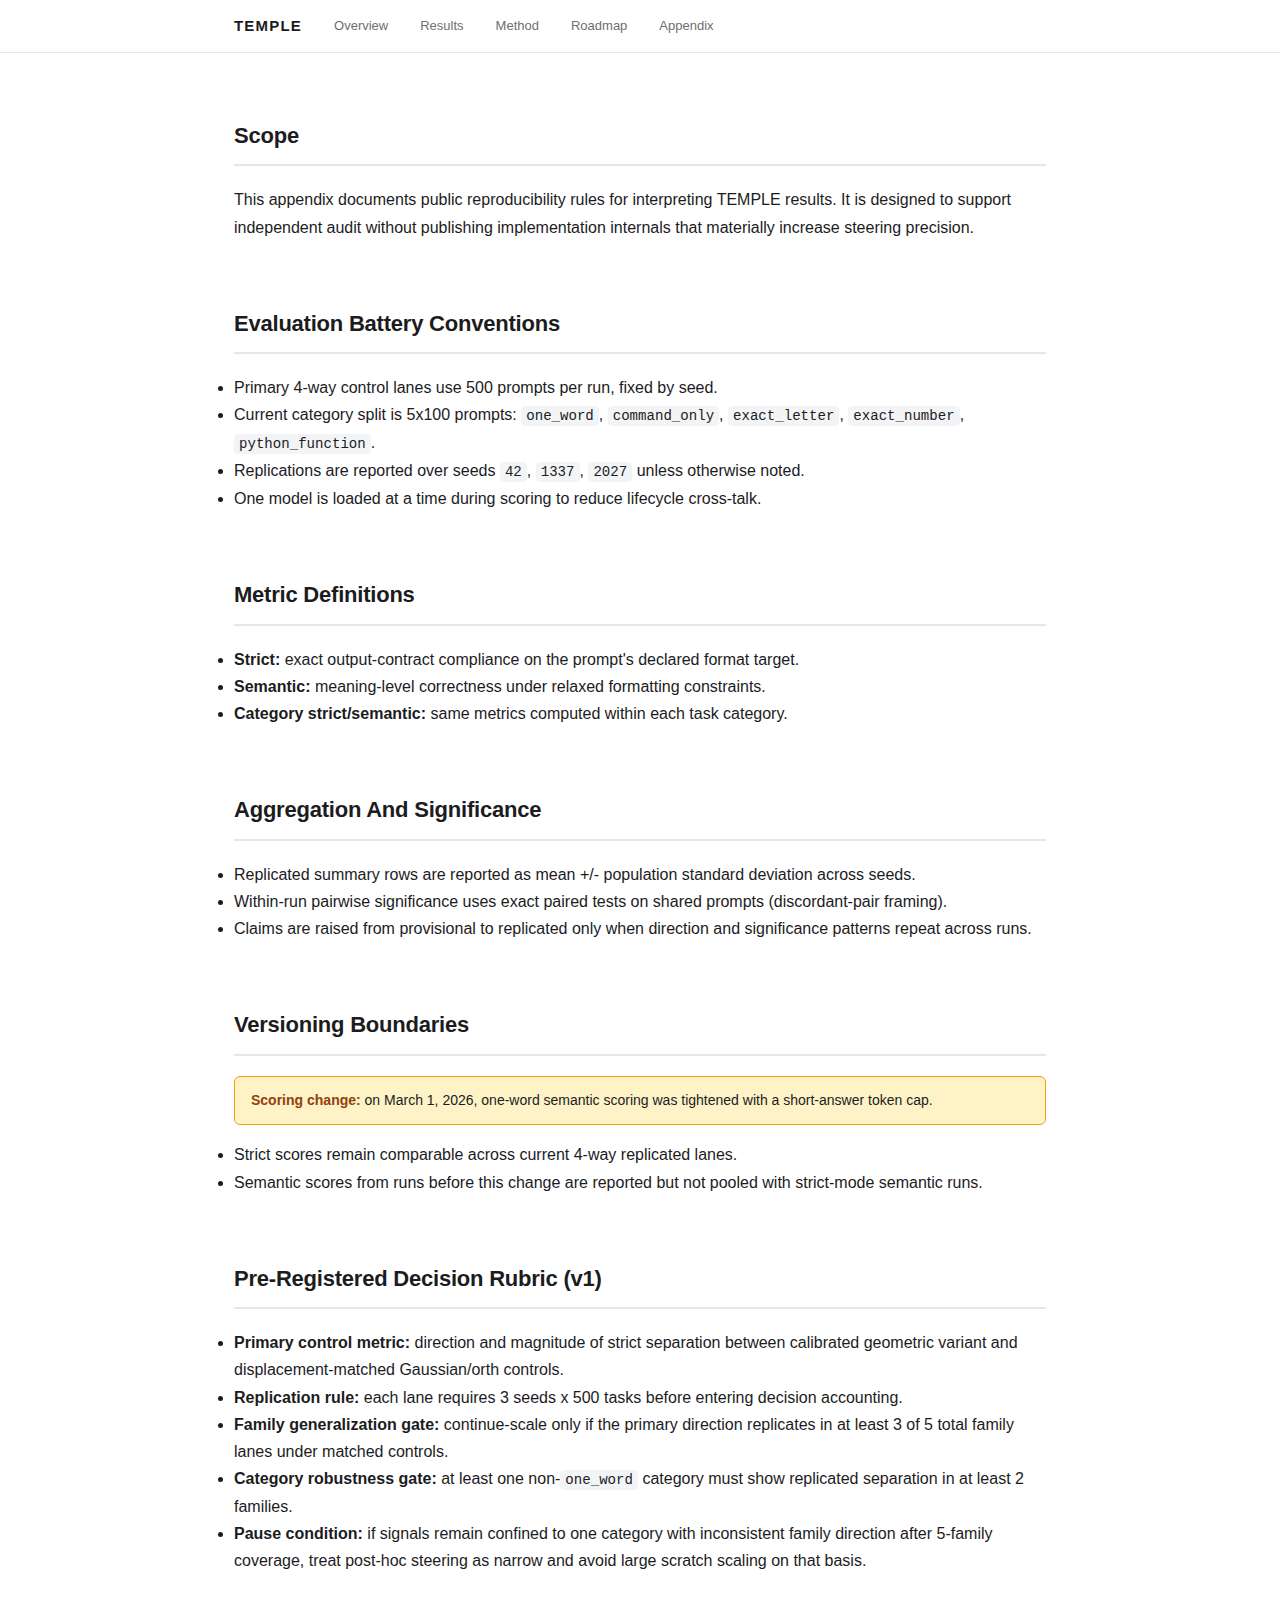
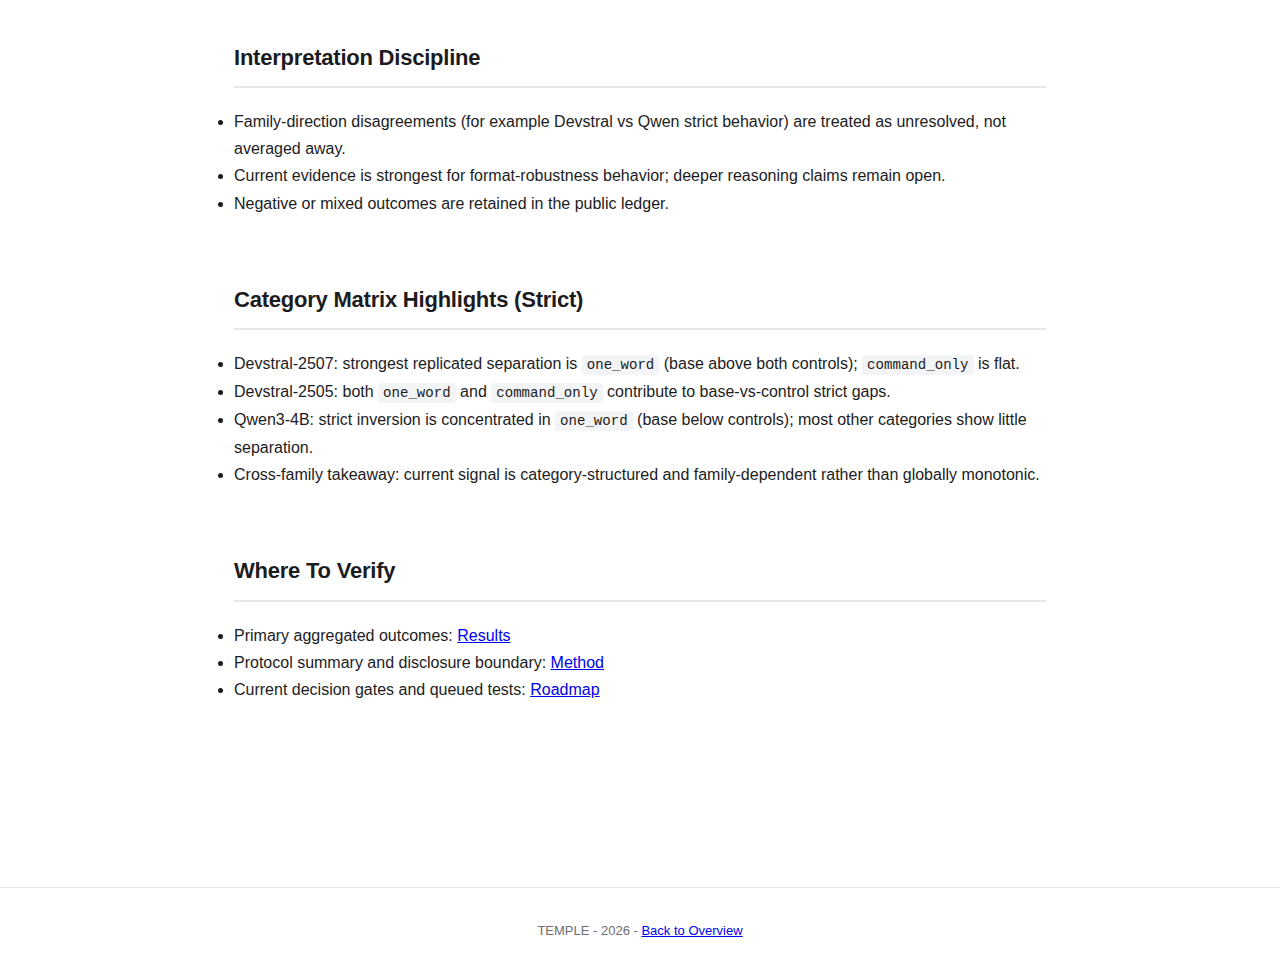
<file: docs/appendix.html>
<!DOCTYPE html>
<html lang="en">
<head>
  <meta charset="UTF-8">
  <meta name="viewport" content="width=device-width, initial-scale=1.0">
  <title>TEMPLE - Appendix</title>
  <meta name="description" content="TEMPLE appendix: reproducibility conventions, scoring definitions, and statistical notes.">
  <link rel="stylesheet" href="style.css">
</head>
<body>
<header class="site-header">
  <nav>
    <a href="index.html" class="logo">TEMPLE</a>
    <a href="index.html">Overview</a>
    <a href="results.html">Results</a>
    <a href="method.html">Method</a>
    <a href="roadmap.html">Roadmap</a>
    <a href="appendix.html" class="active">Appendix</a>
  </nav>
</header>

<main>
  <section>
    <h2>Scope</h2>
    <p>
      This appendix documents public reproducibility rules for interpreting TEMPLE results. It is designed to support independent audit without publishing implementation internals that materially increase steering precision.
    </p>
  </section>

  <section>
    <h2>Evaluation Battery Conventions</h2>
    <ul class="flat-list">
      <li>Primary 4-way control lanes use 500 prompts per run, fixed by seed.</li>
      <li>Current category split is 5x100 prompts: <code>one_word</code>, <code>command_only</code>, <code>exact_letter</code>, <code>exact_number</code>, <code>python_function</code>.</li>
      <li>Replications are reported over seeds <code>42</code>, <code>1337</code>, <code>2027</code> unless otherwise noted.</li>
      <li>One model is loaded at a time during scoring to reduce lifecycle cross-talk.</li>
    </ul>
  </section>

  <section>
    <h2>Metric Definitions</h2>
    <ul class="flat-list">
      <li><strong>Strict:</strong> exact output-contract compliance on the prompt's declared format target.</li>
      <li><strong>Semantic:</strong> meaning-level correctness under relaxed formatting constraints.</li>
      <li><strong>Category strict/semantic:</strong> same metrics computed within each task category.</li>
    </ul>
  </section>

  <section>
    <h2>Aggregation And Significance</h2>
    <ul class="flat-list">
      <li>Replicated summary rows are reported as mean +/- population standard deviation across seeds.</li>
      <li>Within-run pairwise significance uses exact paired tests on shared prompts (discordant-pair framing).</li>
      <li>Claims are raised from provisional to replicated only when direction and significance patterns repeat across runs.</li>
    </ul>
  </section>

  <section>
    <h2>Versioning Boundaries</h2>
    <div class="note">
      <strong>Scoring change:</strong> on March 1, 2026, one-word semantic scoring was tightened with a short-answer token cap.
    </div>
    <ul class="flat-list">
      <li>Strict scores remain comparable across current 4-way replicated lanes.</li>
      <li>Semantic scores from runs before this change are reported but not pooled with strict-mode semantic runs.</li>
    </ul>
  </section>

  <section>
    <h2>Pre-Registered Decision Rubric (v1)</h2>
    <ul class="flat-list">
      <li><strong>Primary control metric:</strong> direction and magnitude of strict separation between calibrated geometric variant and displacement-matched Gaussian/orth controls.</li>
      <li><strong>Replication rule:</strong> each lane requires 3 seeds x 500 tasks before entering decision accounting.</li>
      <li><strong>Family generalization gate:</strong> continue-scale only if the primary direction replicates in at least 3 of 5 total family lanes under matched controls.</li>
      <li><strong>Category robustness gate:</strong> at least one non-<code>one_word</code> category must show replicated separation in at least 2 families.</li>
      <li><strong>Pause condition:</strong> if signals remain confined to one category with inconsistent family direction after 5-family coverage, treat post-hoc steering as narrow and avoid large scratch scaling on that basis.</li>
    </ul>
  </section>

  <section>
    <h2>Interpretation Discipline</h2>
    <ul class="flat-list">
      <li>Family-direction disagreements (for example Devstral vs Qwen strict behavior) are treated as unresolved, not averaged away.</li>
      <li>Current evidence is strongest for format-robustness behavior; deeper reasoning claims remain open.</li>
      <li>Negative or mixed outcomes are retained in the public ledger.</li>
    </ul>
  </section>

  <section>
    <h2>Category Matrix Highlights (Strict)</h2>
    <ul class="flat-list">
      <li>Devstral-2507: strongest replicated separation is <code>one_word</code> (base above both controls); <code>command_only</code> is flat.</li>
      <li>Devstral-2505: both <code>one_word</code> and <code>command_only</code> contribute to base-vs-control strict gaps.</li>
      <li>Qwen3-4B: strict inversion is concentrated in <code>one_word</code> (base below controls); most other categories show little separation.</li>
      <li>Cross-family takeaway: current signal is category-structured and family-dependent rather than globally monotonic.</li>
    </ul>
  </section>

  <section>
    <h2>Where To Verify</h2>
    <ul class="flat-list">
      <li>Primary aggregated outcomes: <a href="results.html">Results</a></li>
      <li>Protocol summary and disclosure boundary: <a href="method.html">Method</a></li>
      <li>Current decision gates and queued tests: <a href="roadmap.html">Roadmap</a></li>
    </ul>
  </section>
</main>

<footer>
  TEMPLE - 2026 - <a href="index.html">Back to Overview</a>
</footer>
</body>
</html>
</file>
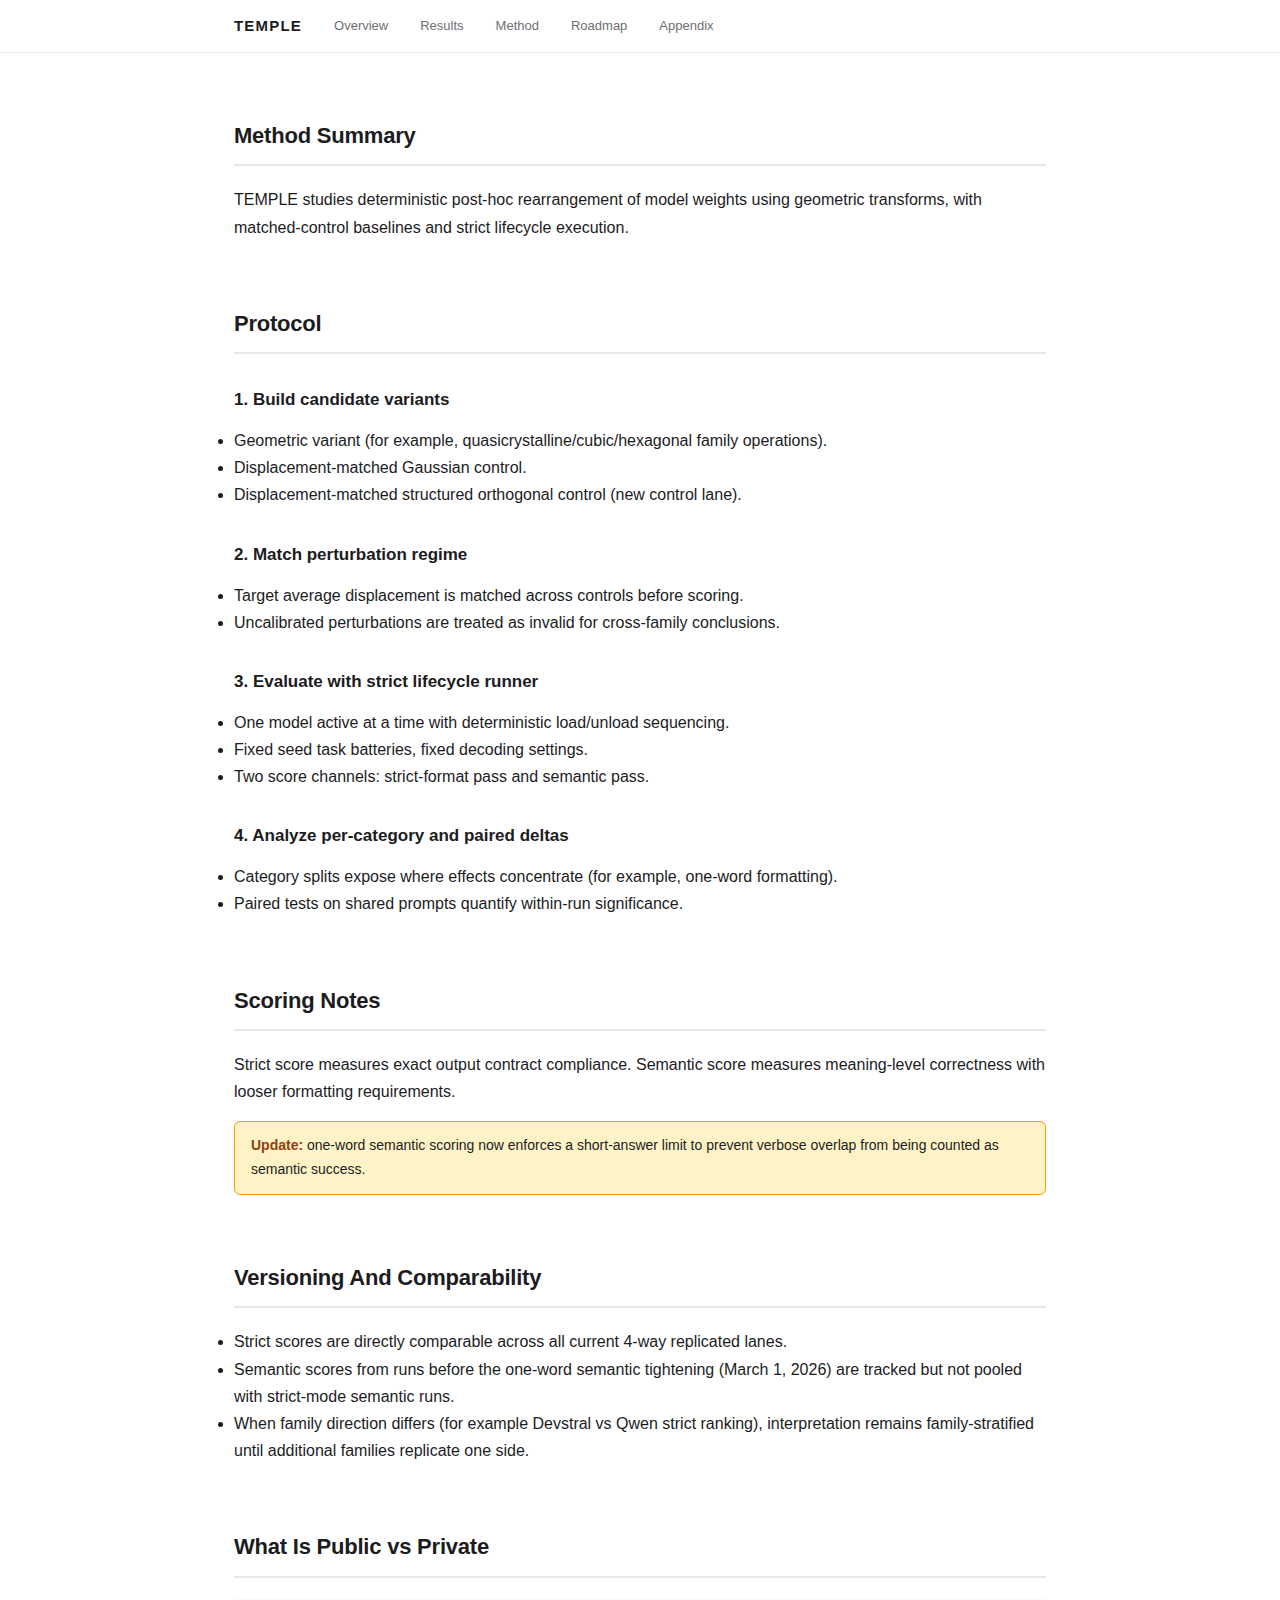
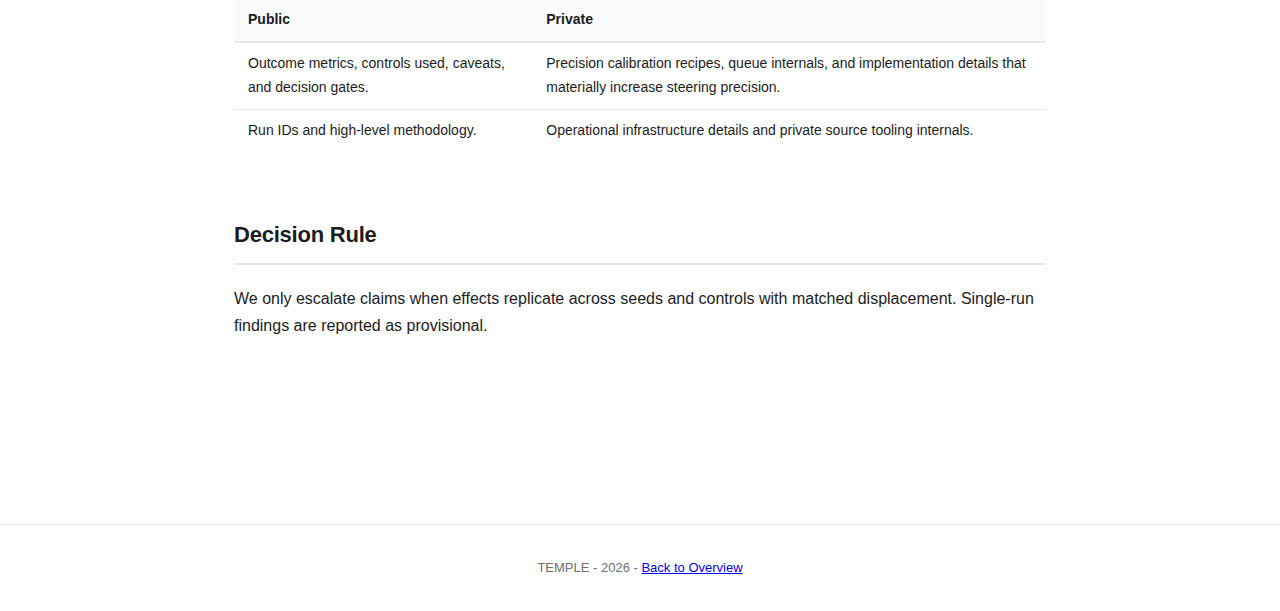
<file: docs/method.html>
<!DOCTYPE html>
<html lang="en">
<head>
  <meta charset="UTF-8">
  <meta name="viewport" content="width=device-width, initial-scale=1.0">
  <title>TEMPLE - Method</title>
  <meta name="description" content="TEMPLE method summary: controls, evaluation protocol, and disclosure policy.">
  <link rel="stylesheet" href="style.css">
</head>
<body>
<header class="site-header">
  <nav>
    <a href="index.html" class="logo">TEMPLE</a>
    <a href="index.html">Overview</a>
    <a href="results.html">Results</a>
    <a href="method.html" class="active">Method</a>
    <a href="roadmap.html">Roadmap</a>
    <a href="appendix.html">Appendix</a>
  </nav>
</header>

<main>
  <section>
    <h2>Method Summary</h2>
    <p>
      TEMPLE studies deterministic post-hoc rearrangement of model weights using geometric transforms, with matched-control baselines and strict lifecycle execution.
    </p>
  </section>

  <section>
    <h2>Protocol</h2>
    <h3>1. Build candidate variants</h3>
    <ul class="flat-list">
      <li>Geometric variant (for example, quasicrystalline/cubic/hexagonal family operations).</li>
      <li>Displacement-matched Gaussian control.</li>
      <li>Displacement-matched structured orthogonal control (new control lane).</li>
    </ul>

    <h3>2. Match perturbation regime</h3>
    <ul class="flat-list">
      <li>Target average displacement is matched across controls before scoring.</li>
      <li>Uncalibrated perturbations are treated as invalid for cross-family conclusions.</li>
    </ul>

    <h3>3. Evaluate with strict lifecycle runner</h3>
    <ul class="flat-list">
      <li>One model active at a time with deterministic load/unload sequencing.</li>
      <li>Fixed seed task batteries, fixed decoding settings.</li>
      <li>Two score channels: strict-format pass and semantic pass.</li>
    </ul>

    <h3>4. Analyze per-category and paired deltas</h3>
    <ul class="flat-list">
      <li>Category splits expose where effects concentrate (for example, one-word formatting).</li>
      <li>Paired tests on shared prompts quantify within-run significance.</li>
    </ul>
  </section>

  <section>
    <h2>Scoring Notes</h2>
    <p>
      Strict score measures exact output contract compliance. Semantic score measures meaning-level correctness with looser formatting requirements.
    </p>
    <div class="note">
      <strong>Update:</strong> one-word semantic scoring now enforces a short-answer limit to prevent verbose overlap from being counted as semantic success.
    </div>
  </section>

  <section>
    <h2>Versioning And Comparability</h2>
    <ul class="flat-list">
      <li>Strict scores are directly comparable across all current 4-way replicated lanes.</li>
      <li>Semantic scores from runs before the one-word semantic tightening (March 1, 2026) are tracked but not pooled with strict-mode semantic runs.</li>
      <li>When family direction differs (for example Devstral vs Qwen strict ranking), interpretation remains family-stratified until additional families replicate one side.</li>
    </ul>
  </section>

  <section>
    <h2>What Is Public vs Private</h2>
    <div class="table-wrap">
      <table>
        <thead>
          <tr>
            <th>Public</th>
            <th>Private</th>
          </tr>
        </thead>
        <tbody>
          <tr>
            <td>Outcome metrics, controls used, caveats, and decision gates.</td>
            <td>Precision calibration recipes, queue internals, and implementation details that materially increase steering precision.</td>
          </tr>
          <tr>
            <td>Run IDs and high-level methodology.</td>
            <td>Operational infrastructure details and private source tooling internals.</td>
          </tr>
        </tbody>
      </table>
    </div>
  </section>

  <section>
    <h2>Decision Rule</h2>
    <p>
      We only escalate claims when effects replicate across seeds and controls with matched displacement. Single-run findings are reported as provisional.
    </p>
  </section>
</main>

<footer>
  TEMPLE - 2026 - <a href="index.html">Back to Overview</a>
</footer>
</body>
</html>
</file>
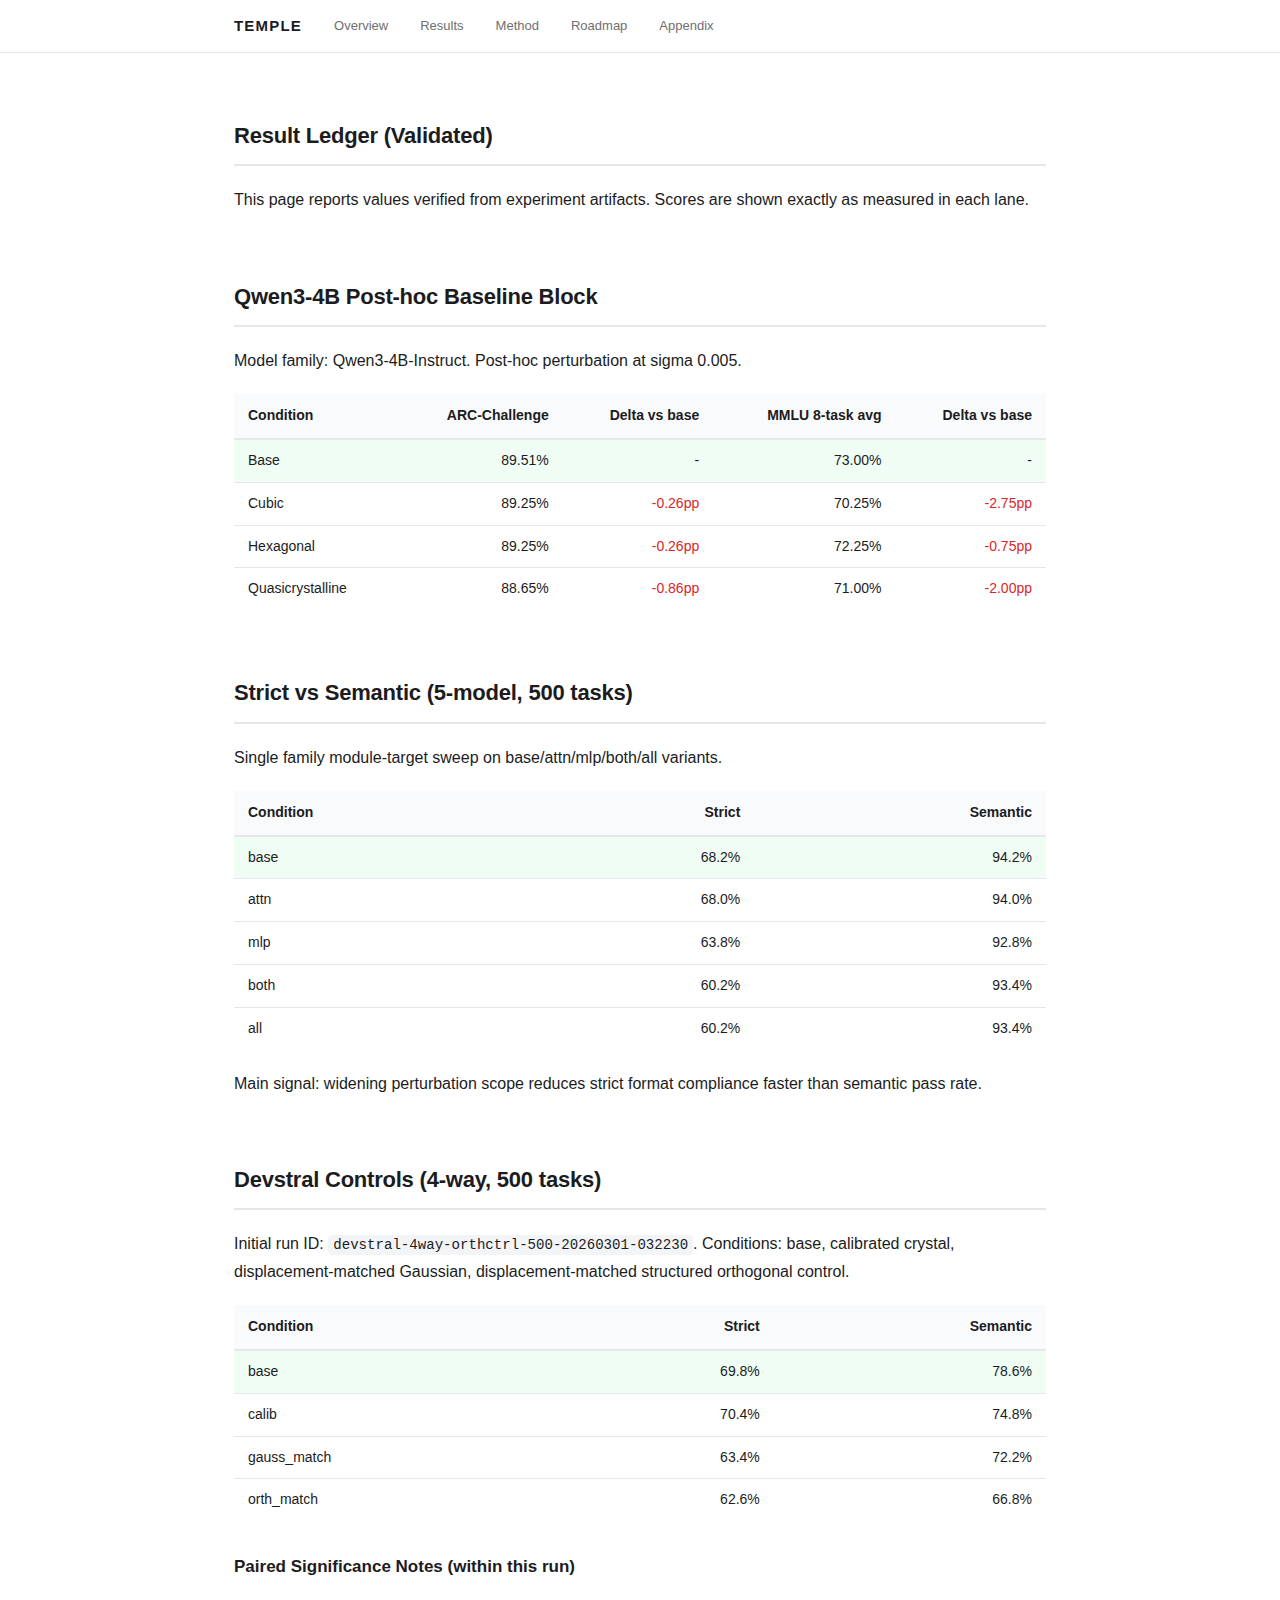
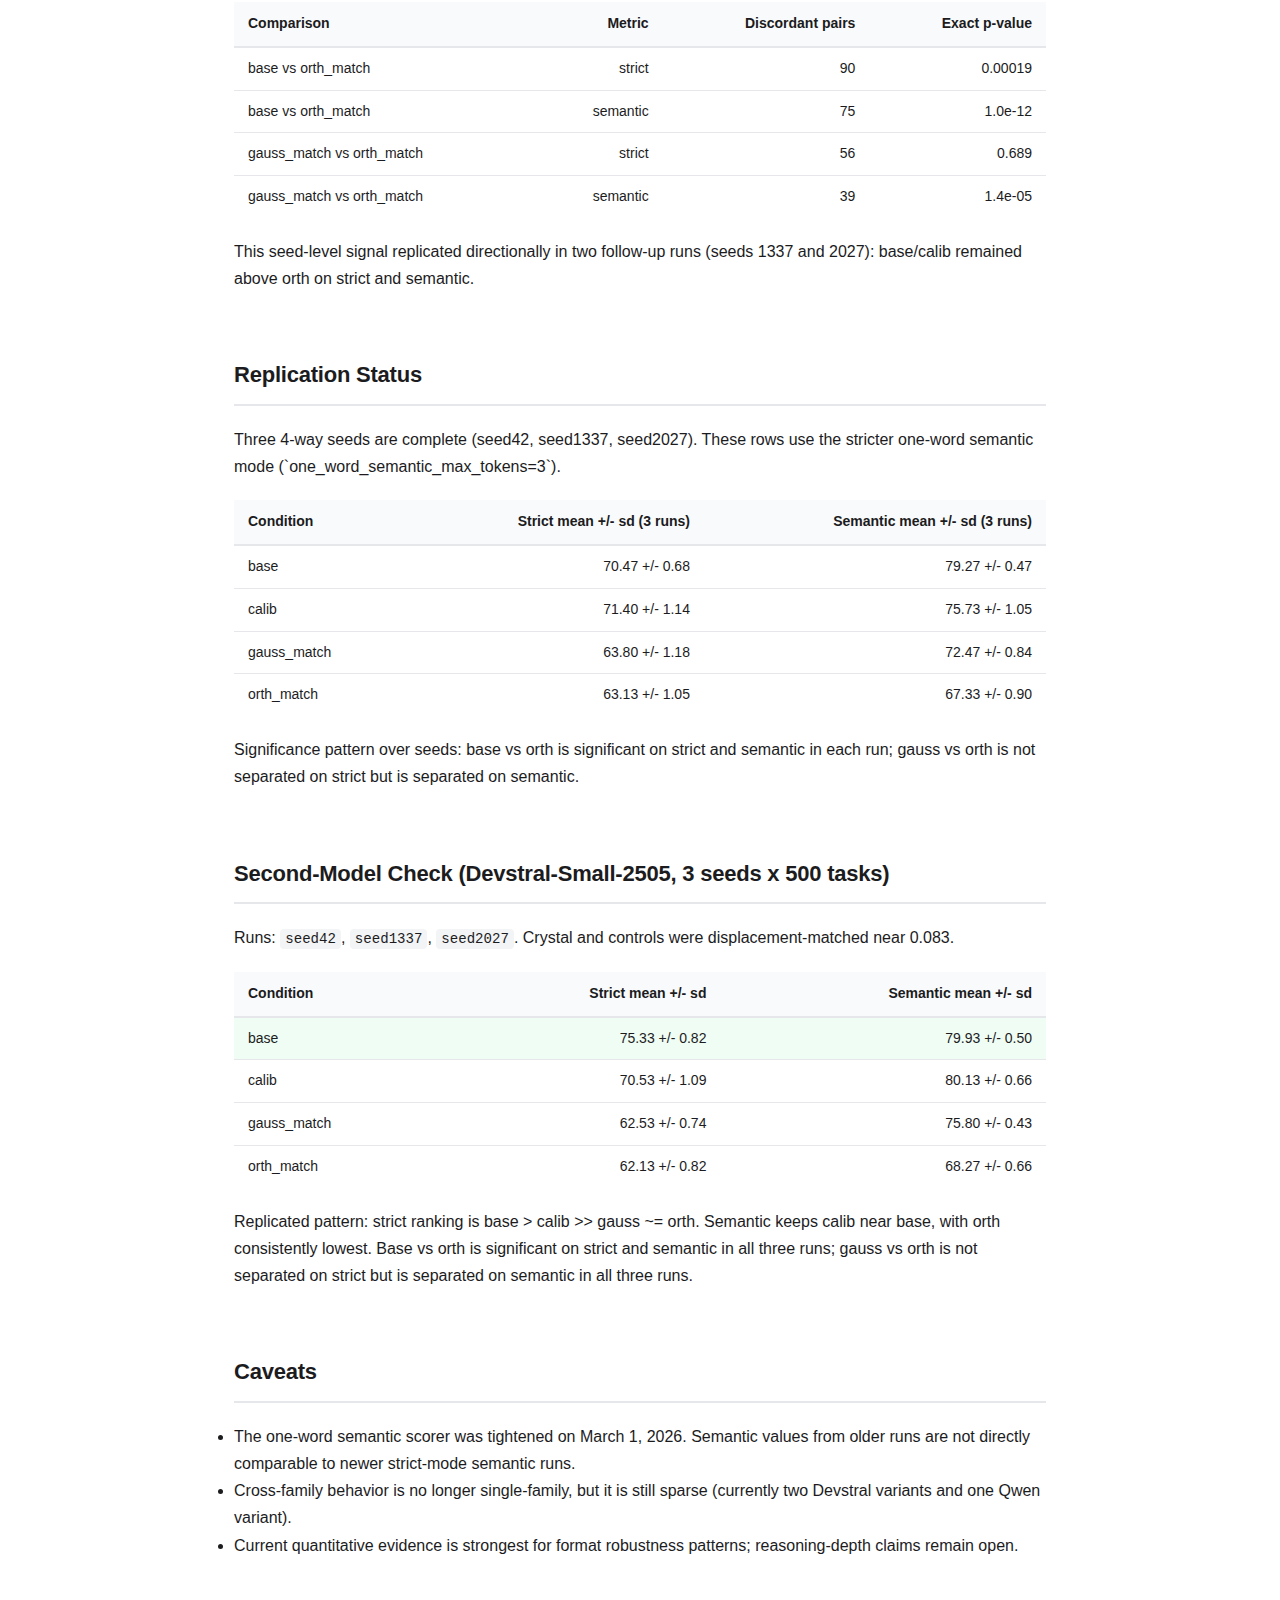
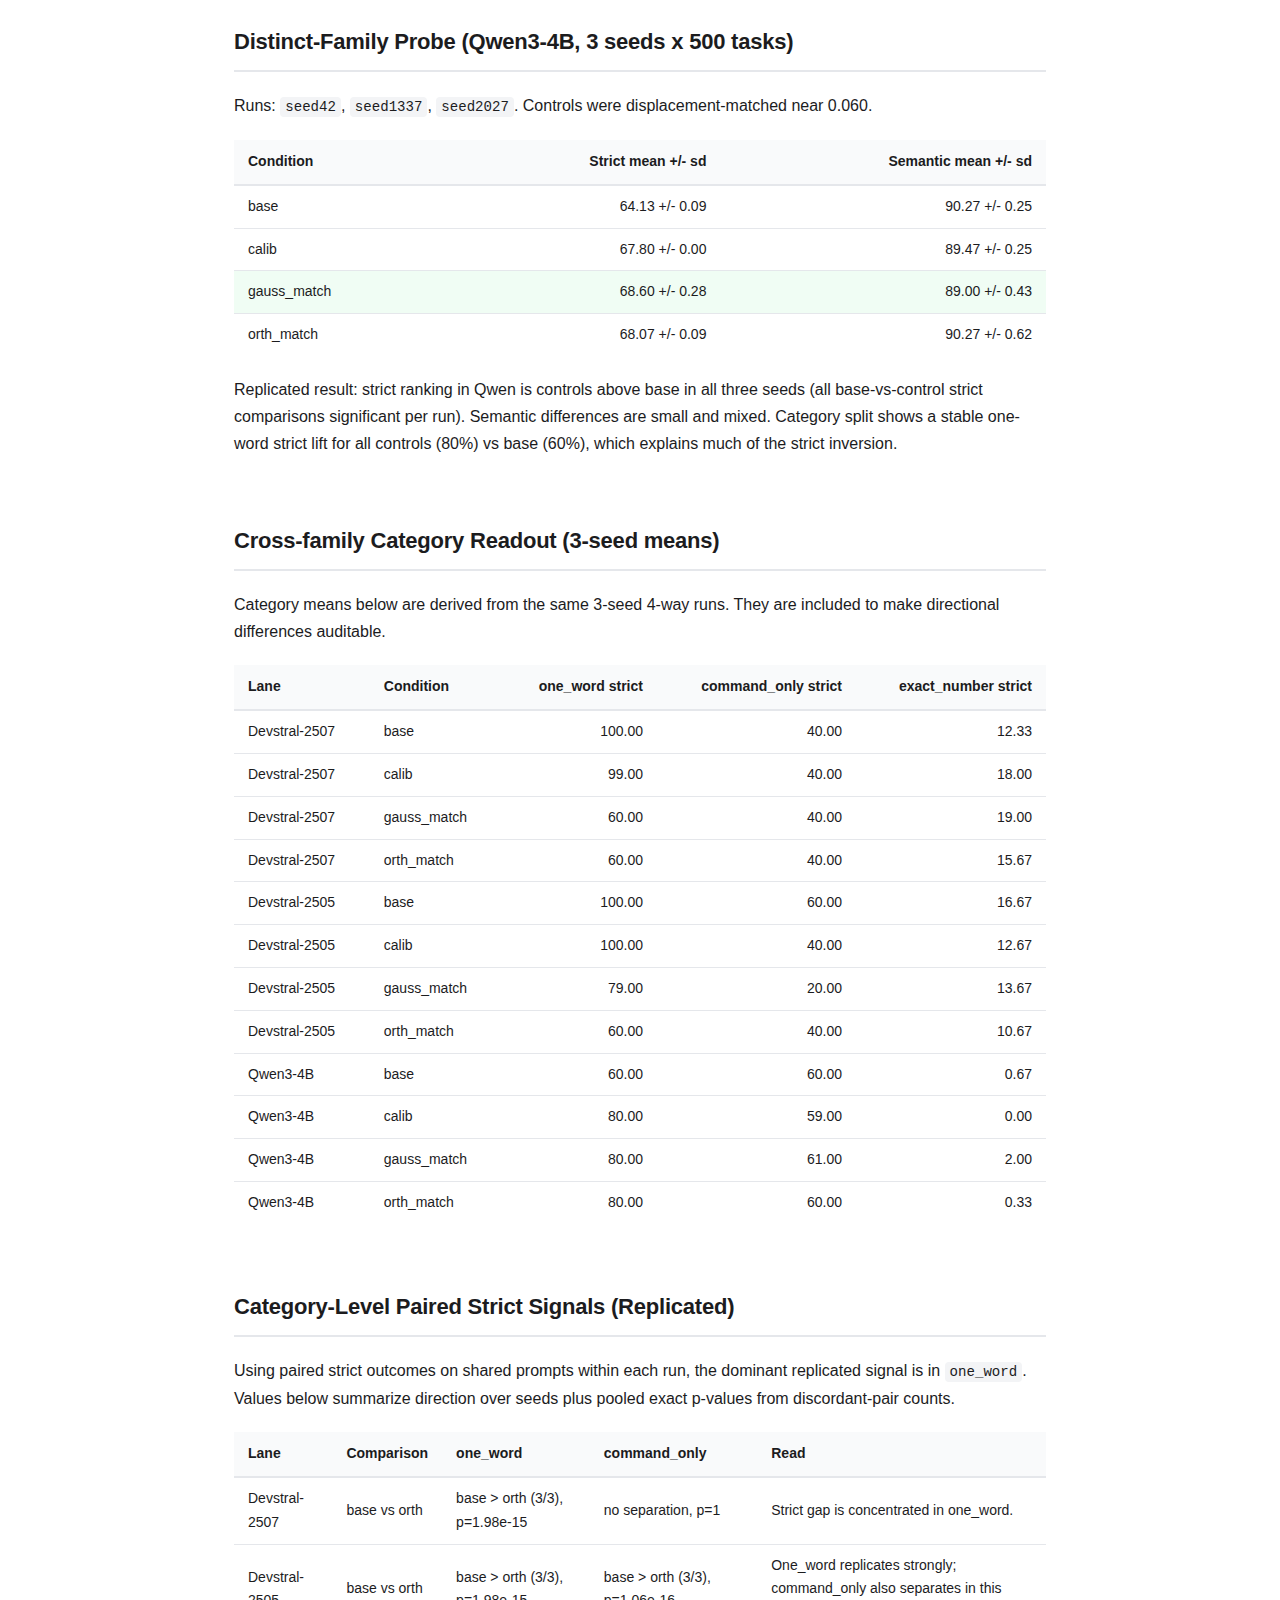
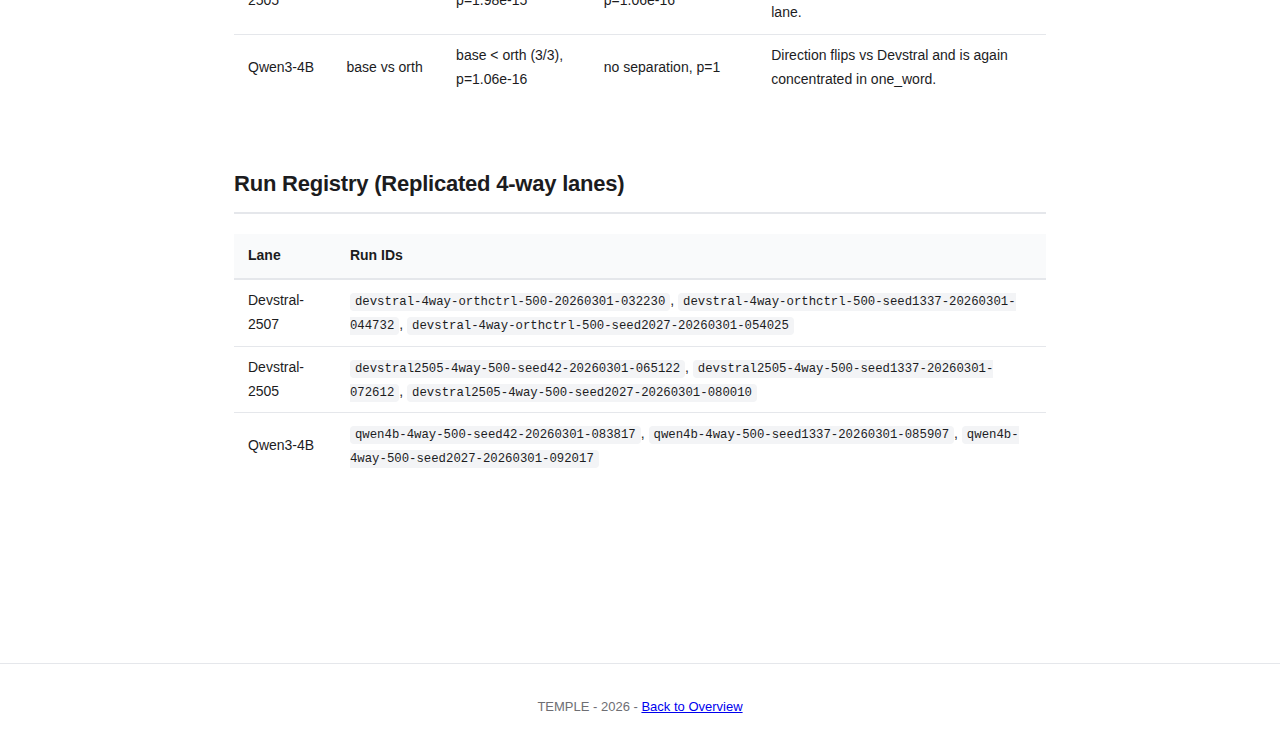
<file: docs/results.html>
<!DOCTYPE html>
<html lang="en">
<head>
  <meta charset="UTF-8">
  <meta name="viewport" content="width=device-width, initial-scale=1.0">
  <title>TEMPLE - Results</title>
  <meta name="description" content="Validated TEMPLE result ledger with controls, caveats, and significance notes.">
  <link rel="stylesheet" href="style.css">
</head>
<body>
<header class="site-header">
  <nav>
    <a href="index.html" class="logo">TEMPLE</a>
    <a href="index.html">Overview</a>
    <a href="results.html" class="active">Results</a>
    <a href="method.html">Method</a>
    <a href="roadmap.html">Roadmap</a>
    <a href="appendix.html">Appendix</a>
  </nav>
</header>

<main>
  <section>
    <h2>Result Ledger (Validated)</h2>
    <p>
      This page reports values verified from experiment artifacts. Scores are shown exactly as measured in each lane.
    </p>
  </section>

  <section>
    <h2>Qwen3-4B Post-hoc Baseline Block</h2>
    <p>Model family: Qwen3-4B-Instruct. Post-hoc perturbation at sigma 0.005.</p>
    <div class="table-wrap">
      <table>
        <thead>
          <tr>
            <th>Condition</th>
            <th class="num">ARC-Challenge</th>
            <th class="num">Delta vs base</th>
            <th class="num">MMLU 8-task avg</th>
            <th class="num">Delta vs base</th>
          </tr>
        </thead>
        <tbody>
          <tr class="highlight-row">
            <td>Base</td>
            <td class="num">89.51%</td>
            <td class="num"> - </td>
            <td class="num">73.00%</td>
            <td class="num"> - </td>
          </tr>
          <tr>
            <td>Cubic</td>
            <td class="num">89.25%</td>
            <td class="num delta-neg">-0.26pp</td>
            <td class="num">70.25%</td>
            <td class="num delta-neg">-2.75pp</td>
          </tr>
          <tr>
            <td>Hexagonal</td>
            <td class="num">89.25%</td>
            <td class="num delta-neg">-0.26pp</td>
            <td class="num">72.25%</td>
            <td class="num delta-neg">-0.75pp</td>
          </tr>
          <tr>
            <td>Quasicrystalline</td>
            <td class="num">88.65%</td>
            <td class="num delta-neg">-0.86pp</td>
            <td class="num">71.00%</td>
            <td class="num delta-neg">-2.00pp</td>
          </tr>
        </tbody>
      </table>
    </div>
  </section>

  <section>
    <h2>Strict vs Semantic (5-model, 500 tasks)</h2>
    <p>Single family module-target sweep on base/attn/mlp/both/all variants.</p>
    <div class="table-wrap">
      <table>
        <thead>
          <tr>
            <th>Condition</th>
            <th class="num">Strict</th>
            <th class="num">Semantic</th>
          </tr>
        </thead>
        <tbody>
          <tr class="highlight-row"><td>base</td><td class="num">68.2%</td><td class="num">94.2%</td></tr>
          <tr><td>attn</td><td class="num">68.0%</td><td class="num">94.0%</td></tr>
          <tr><td>mlp</td><td class="num">63.8%</td><td class="num">92.8%</td></tr>
          <tr><td>both</td><td class="num">60.2%</td><td class="num">93.4%</td></tr>
          <tr><td>all</td><td class="num">60.2%</td><td class="num">93.4%</td></tr>
        </tbody>
      </table>
    </div>
    <p>
      Main signal: widening perturbation scope reduces strict format compliance faster than semantic pass rate.
    </p>
  </section>

  <section>
    <h2>Devstral Controls (4-way, 500 tasks)</h2>
    <p>
      Initial run ID: <code>devstral-4way-orthctrl-500-20260301-032230</code>. Conditions: base, calibrated crystal, displacement-matched Gaussian, displacement-matched structured orthogonal control.
    </p>
    <div class="table-wrap">
      <table>
        <thead>
          <tr>
            <th>Condition</th>
            <th class="num">Strict</th>
            <th class="num">Semantic</th>
          </tr>
        </thead>
        <tbody>
          <tr class="highlight-row"><td>base</td><td class="num">69.8%</td><td class="num">78.6%</td></tr>
          <tr><td>calib</td><td class="num">70.4%</td><td class="num">74.8%</td></tr>
          <tr><td>gauss_match</td><td class="num">63.4%</td><td class="num">72.2%</td></tr>
          <tr><td>orth_match</td><td class="num">62.6%</td><td class="num">66.8%</td></tr>
        </tbody>
      </table>
    </div>

    <h3>Paired Significance Notes (within this run)</h3>
    <div class="table-wrap">
      <table>
        <thead>
          <tr>
            <th>Comparison</th>
            <th class="num">Metric</th>
            <th class="num">Discordant pairs</th>
            <th class="num">Exact p-value</th>
          </tr>
        </thead>
        <tbody>
          <tr><td>base vs orth_match</td><td class="num">strict</td><td class="num">90</td><td class="num">0.00019</td></tr>
          <tr><td>base vs orth_match</td><td class="num">semantic</td><td class="num">75</td><td class="num">1.0e-12</td></tr>
          <tr><td>gauss_match vs orth_match</td><td class="num">strict</td><td class="num">56</td><td class="num">0.689</td></tr>
          <tr><td>gauss_match vs orth_match</td><td class="num">semantic</td><td class="num">39</td><td class="num">1.4e-05</td></tr>
        </tbody>
      </table>
    </div>
    <p>
      This seed-level signal replicated directionally in two follow-up runs (seeds 1337 and 2027): base/calib remained above orth on strict and semantic.
    </p>
  </section>

  <section>
    <h2>Replication Status</h2>
    <p>
      Three 4-way seeds are complete (seed42, seed1337, seed2027). These rows use the stricter one-word semantic mode (`one_word_semantic_max_tokens=3`).
    </p>
    <div class="table-wrap">
      <table>
        <thead>
          <tr>
            <th>Condition</th>
            <th class="num">Strict mean +/- sd (3 runs)</th>
            <th class="num">Semantic mean +/- sd (3 runs)</th>
          </tr>
        </thead>
        <tbody>
          <tr><td>base</td><td class="num">70.47 +/- 0.68</td><td class="num">79.27 +/- 0.47</td></tr>
          <tr><td>calib</td><td class="num">71.40 +/- 1.14</td><td class="num">75.73 +/- 1.05</td></tr>
          <tr><td>gauss_match</td><td class="num">63.80 +/- 1.18</td><td class="num">72.47 +/- 0.84</td></tr>
          <tr><td>orth_match</td><td class="num">63.13 +/- 1.05</td><td class="num">67.33 +/- 0.90</td></tr>
        </tbody>
      </table>
    </div>
    <p>
      Significance pattern over seeds: base vs orth is significant on strict and semantic in each run; gauss vs orth is not separated on strict but is separated on semantic.
    </p>
  </section>

  <section>
    <h2>Second-Model Check (Devstral-Small-2505, 3 seeds x 500 tasks)</h2>
    <p>
      Runs: <code>seed42</code>, <code>seed1337</code>, <code>seed2027</code>. Crystal and controls were displacement-matched near 0.083.
    </p>
    <div class="table-wrap">
      <table>
        <thead>
          <tr>
            <th>Condition</th>
            <th class="num">Strict mean +/- sd</th>
            <th class="num">Semantic mean +/- sd</th>
          </tr>
        </thead>
        <tbody>
          <tr class="highlight-row"><td>base</td><td class="num">75.33 +/- 0.82</td><td class="num">79.93 +/- 0.50</td></tr>
          <tr><td>calib</td><td class="num">70.53 +/- 1.09</td><td class="num">80.13 +/- 0.66</td></tr>
          <tr><td>gauss_match</td><td class="num">62.53 +/- 0.74</td><td class="num">75.80 +/- 0.43</td></tr>
          <tr><td>orth_match</td><td class="num">62.13 +/- 0.82</td><td class="num">68.27 +/- 0.66</td></tr>
        </tbody>
      </table>
    </div>
    <p>
      Replicated pattern: strict ranking is base > calib >> gauss ~= orth. Semantic keeps calib near base, with orth consistently lowest. Base vs orth is significant on strict and semantic in all three runs; gauss vs orth is not separated on strict but is separated on semantic in all three runs.
    </p>
  </section>

  <section>
    <h2>Caveats</h2>
    <ul class="flat-list">
      <li>The one-word semantic scorer was tightened on March 1, 2026. Semantic values from older runs are not directly comparable to newer strict-mode semantic runs.</li>
      <li>Cross-family behavior is no longer single-family, but it is still sparse (currently two Devstral variants and one Qwen variant).</li>
      <li>Current quantitative evidence is strongest for format robustness patterns; reasoning-depth claims remain open.</li>
    </ul>
  </section>

  <section>
    <h2>Distinct-Family Probe (Qwen3-4B, 3 seeds x 500 tasks)</h2>
    <p>
      Runs: <code>seed42</code>, <code>seed1337</code>, <code>seed2027</code>. Controls were displacement-matched near 0.060.
    </p>
    <div class="table-wrap">
      <table>
        <thead>
          <tr>
            <th>Condition</th>
            <th class="num">Strict mean +/- sd</th>
            <th class="num">Semantic mean +/- sd</th>
          </tr>
        </thead>
        <tbody>
          <tr><td>base</td><td class="num">64.13 +/- 0.09</td><td class="num">90.27 +/- 0.25</td></tr>
          <tr><td>calib</td><td class="num">67.80 +/- 0.00</td><td class="num">89.47 +/- 0.25</td></tr>
          <tr class="highlight-row"><td>gauss_match</td><td class="num">68.60 +/- 0.28</td><td class="num">89.00 +/- 0.43</td></tr>
          <tr><td>orth_match</td><td class="num">68.07 +/- 0.09</td><td class="num">90.27 +/- 0.62</td></tr>
        </tbody>
      </table>
    </div>
    <p>
      Replicated result: strict ranking in Qwen is controls above base in all three seeds (all base-vs-control strict comparisons significant per run). Semantic differences are small and mixed. Category split shows a stable one-word strict lift for all controls (80%) vs base (60%), which explains much of the strict inversion.
    </p>
  </section>

  <section>
    <h2>Cross-family Category Readout (3-seed means)</h2>
    <p>
      Category means below are derived from the same 3-seed 4-way runs. They are included to make directional differences auditable.
    </p>
    <div class="table-wrap">
      <table>
        <thead>
          <tr>
            <th>Lane</th>
            <th>Condition</th>
            <th class="num">one_word strict</th>
            <th class="num">command_only strict</th>
            <th class="num">exact_number strict</th>
          </tr>
        </thead>
        <tbody>
          <tr><td>Devstral-2507</td><td>base</td><td class="num">100.00</td><td class="num">40.00</td><td class="num">12.33</td></tr>
          <tr><td>Devstral-2507</td><td>calib</td><td class="num">99.00</td><td class="num">40.00</td><td class="num">18.00</td></tr>
          <tr><td>Devstral-2507</td><td>gauss_match</td><td class="num">60.00</td><td class="num">40.00</td><td class="num">19.00</td></tr>
          <tr><td>Devstral-2507</td><td>orth_match</td><td class="num">60.00</td><td class="num">40.00</td><td class="num">15.67</td></tr>
          <tr><td>Devstral-2505</td><td>base</td><td class="num">100.00</td><td class="num">60.00</td><td class="num">16.67</td></tr>
          <tr><td>Devstral-2505</td><td>calib</td><td class="num">100.00</td><td class="num">40.00</td><td class="num">12.67</td></tr>
          <tr><td>Devstral-2505</td><td>gauss_match</td><td class="num">79.00</td><td class="num">20.00</td><td class="num">13.67</td></tr>
          <tr><td>Devstral-2505</td><td>orth_match</td><td class="num">60.00</td><td class="num">40.00</td><td class="num">10.67</td></tr>
          <tr><td>Qwen3-4B</td><td>base</td><td class="num">60.00</td><td class="num">60.00</td><td class="num">0.67</td></tr>
          <tr><td>Qwen3-4B</td><td>calib</td><td class="num">80.00</td><td class="num">59.00</td><td class="num">0.00</td></tr>
          <tr><td>Qwen3-4B</td><td>gauss_match</td><td class="num">80.00</td><td class="num">61.00</td><td class="num">2.00</td></tr>
          <tr><td>Qwen3-4B</td><td>orth_match</td><td class="num">80.00</td><td class="num">60.00</td><td class="num">0.33</td></tr>
        </tbody>
      </table>
    </div>
  </section>

  <section>
    <h2>Category-Level Paired Strict Signals (Replicated)</h2>
    <p>
      Using paired strict outcomes on shared prompts within each run, the dominant replicated signal is in <code>one_word</code>. Values below summarize direction over seeds plus pooled exact p-values from discordant-pair counts.
    </p>
    <div class="table-wrap">
      <table>
        <thead>
          <tr>
            <th>Lane</th>
            <th>Comparison</th>
            <th>one_word</th>
            <th>command_only</th>
            <th>Read</th>
          </tr>
        </thead>
        <tbody>
          <tr>
            <td>Devstral-2507</td>
            <td>base vs orth</td>
            <td>base > orth (3/3), p=1.98e-15</td>
            <td>no separation, p=1</td>
            <td>Strict gap is concentrated in one_word.</td>
          </tr>
          <tr>
            <td>Devstral-2505</td>
            <td>base vs orth</td>
            <td>base > orth (3/3), p=1.98e-15</td>
            <td>base > orth (3/3), p=1.06e-16</td>
            <td>One_word replicates strongly; command_only also separates in this lane.</td>
          </tr>
          <tr>
            <td>Qwen3-4B</td>
            <td>base vs orth</td>
            <td>base < orth (3/3), p=1.06e-16</td>
            <td>no separation, p=1</td>
            <td>Direction flips vs Devstral and is again concentrated in one_word.</td>
          </tr>
        </tbody>
      </table>
    </div>
  </section>

  <section>
    <h2>Run Registry (Replicated 4-way lanes)</h2>
    <div class="table-wrap">
      <table>
        <thead>
          <tr>
            <th>Lane</th>
            <th>Run IDs</th>
          </tr>
        </thead>
        <tbody>
          <tr>
            <td>Devstral-2507</td>
            <td>
              <code>devstral-4way-orthctrl-500-20260301-032230</code>,
              <code>devstral-4way-orthctrl-500-seed1337-20260301-044732</code>,
              <code>devstral-4way-orthctrl-500-seed2027-20260301-054025</code>
            </td>
          </tr>
          <tr>
            <td>Devstral-2505</td>
            <td>
              <code>devstral2505-4way-500-seed42-20260301-065122</code>,
              <code>devstral2505-4way-500-seed1337-20260301-072612</code>,
              <code>devstral2505-4way-500-seed2027-20260301-080010</code>
            </td>
          </tr>
          <tr>
            <td>Qwen3-4B</td>
            <td>
              <code>qwen4b-4way-500-seed42-20260301-083817</code>,
              <code>qwen4b-4way-500-seed1337-20260301-085907</code>,
              <code>qwen4b-4way-500-seed2027-20260301-092017</code>
            </td>
          </tr>
        </tbody>
      </table>
    </div>
  </section>
</main>

<footer>
  TEMPLE - 2026 - <a href="index.html">Back to Overview</a>
</footer>
</body>
</html>
</file>
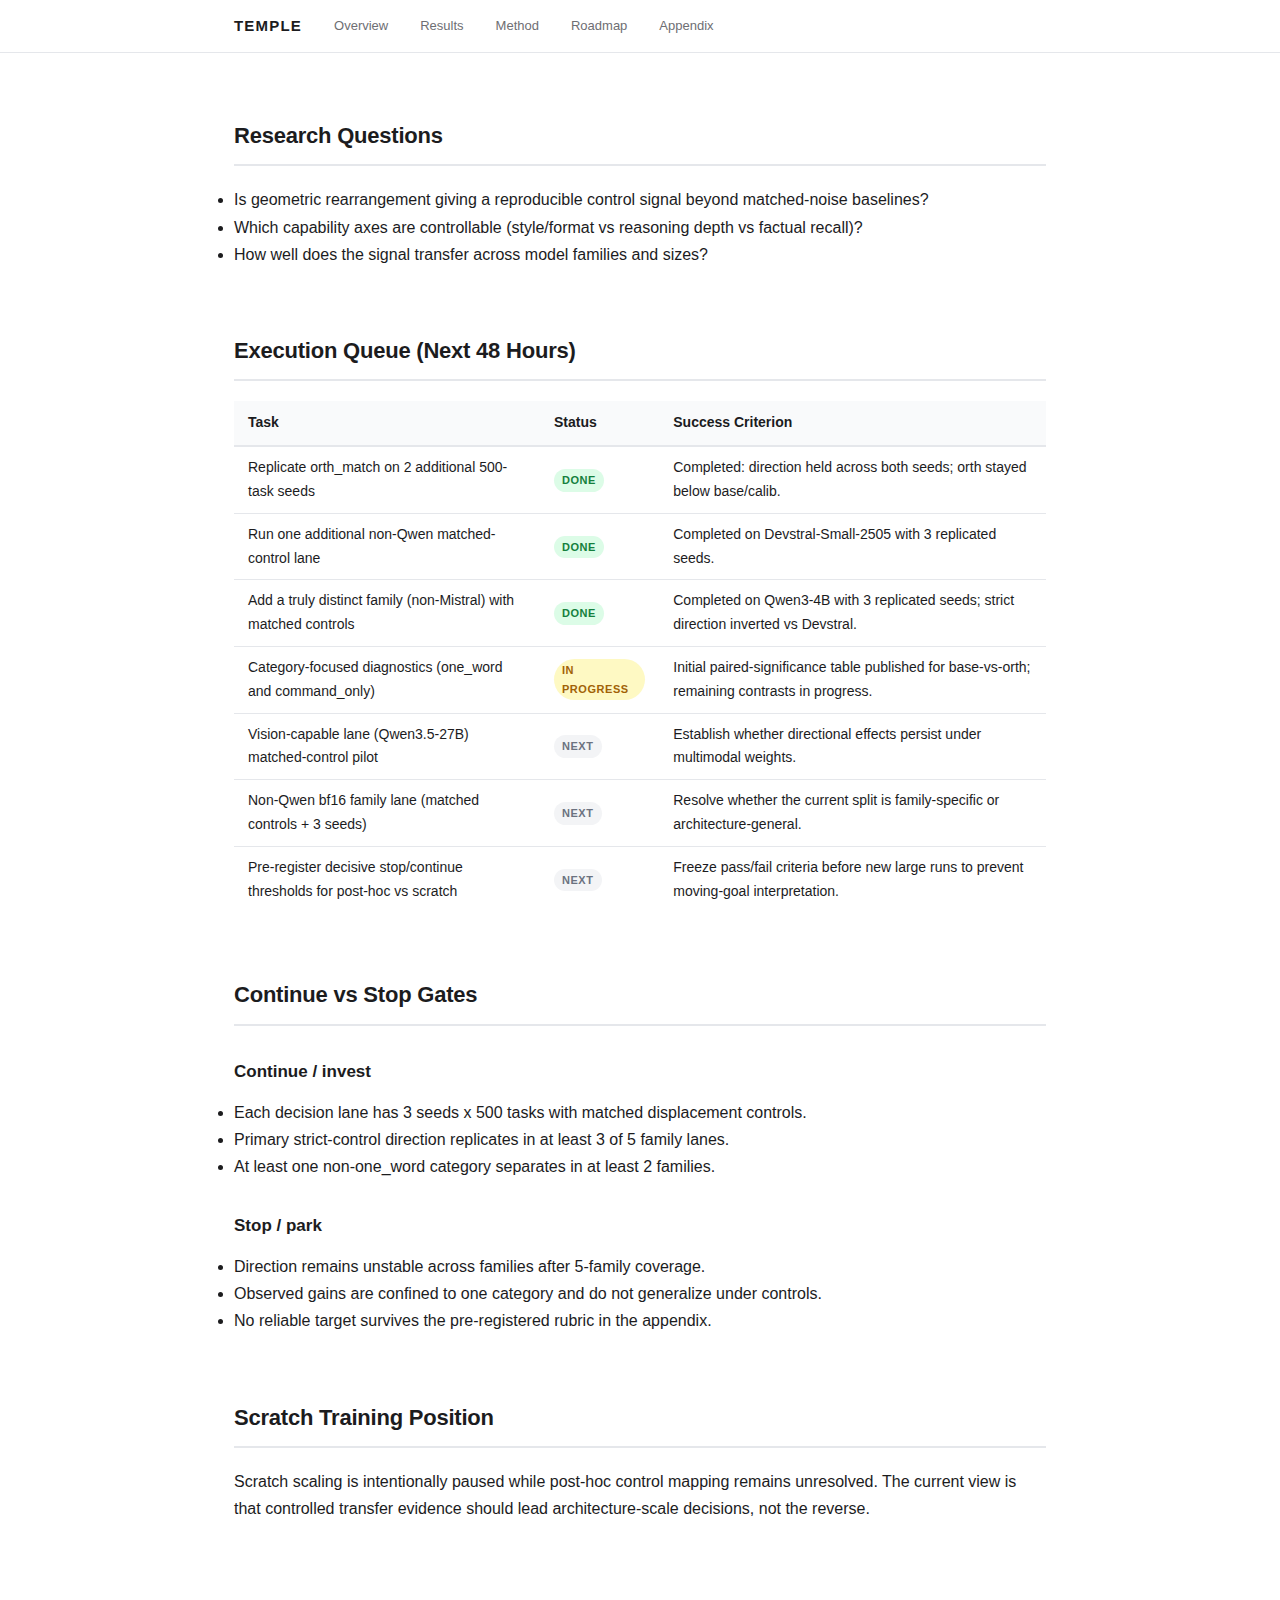
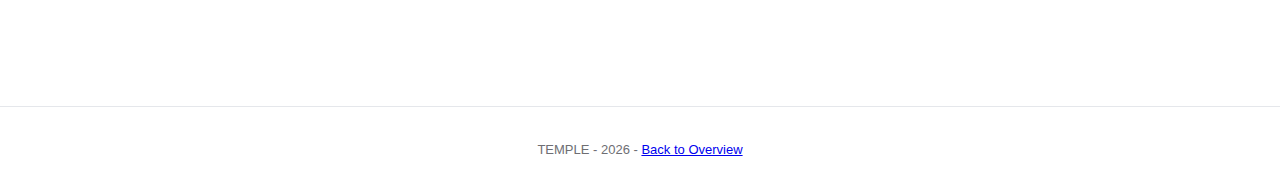
<file: docs/roadmap.html>
<!DOCTYPE html>
<html lang="en">
<head>
  <meta charset="UTF-8">
  <meta name="viewport" content="width=device-width, initial-scale=1.0">
  <title>TEMPLE - Roadmap</title>
  <meta name="description" content="TEMPLE roadmap: immediate experiments, decision gates, and stop/continue criteria.">
  <link rel="stylesheet" href="style.css">
</head>
<body>
<header class="site-header">
  <nav>
    <a href="index.html" class="logo">TEMPLE</a>
    <a href="index.html">Overview</a>
    <a href="results.html">Results</a>
    <a href="method.html">Method</a>
    <a href="roadmap.html" class="active">Roadmap</a>
    <a href="appendix.html">Appendix</a>
  </nav>
</header>

<main>
  <section>
    <h2>Research Questions</h2>
    <ul class="flat-list">
      <li>Is geometric rearrangement giving a reproducible control signal beyond matched-noise baselines?</li>
      <li>Which capability axes are controllable (style/format vs reasoning depth vs factual recall)?</li>
      <li>How well does the signal transfer across model families and sizes?</li>
    </ul>
  </section>

  <section>
    <h2>Execution Queue (Next 48 Hours)</h2>
    <div class="table-wrap">
      <table>
        <thead>
          <tr>
            <th>Task</th>
            <th>Status</th>
            <th>Success Criterion</th>
          </tr>
        </thead>
        <tbody>
          <tr>
            <td>Replicate orth_match on 2 additional 500-task seeds</td>
            <td><span class="badge badge-done">Done</span></td>
            <td>Completed: direction held across both seeds; orth stayed below base/calib.</td>
          </tr>
          <tr>
            <td>Run one additional non-Qwen matched-control lane</td>
            <td><span class="badge badge-done">Done</span></td>
            <td>Completed on Devstral-Small-2505 with 3 replicated seeds.</td>
          </tr>
          <tr>
            <td>Add a truly distinct family (non-Mistral) with matched controls</td>
            <td><span class="badge badge-done">Done</span></td>
            <td>Completed on Qwen3-4B with 3 replicated seeds; strict direction inverted vs Devstral.</td>
          </tr>
          <tr>
            <td>Category-focused diagnostics (one_word and command_only)</td>
            <td><span class="badge badge-running">In Progress</span></td>
            <td>Initial paired-significance table published for base-vs-orth; remaining contrasts in progress.</td>
          </tr>
          <tr>
            <td>Vision-capable lane (Qwen3.5-27B) matched-control pilot</td>
            <td><span class="badge badge-planned">Next</span></td>
            <td>Establish whether directional effects persist under multimodal weights.</td>
          </tr>
          <tr>
            <td>Non-Qwen bf16 family lane (matched controls + 3 seeds)</td>
            <td><span class="badge badge-planned">Next</span></td>
            <td>Resolve whether the current split is family-specific or architecture-general.</td>
          </tr>
          <tr>
            <td>Pre-register decisive stop/continue thresholds for post-hoc vs scratch</td>
            <td><span class="badge badge-planned">Next</span></td>
            <td>Freeze pass/fail criteria before new large runs to prevent moving-goal interpretation.</td>
          </tr>
        </tbody>
      </table>
    </div>
  </section>

  <section>
    <h2>Continue vs Stop Gates</h2>
    <h3>Continue / invest</h3>
    <ul class="flat-list">
      <li>Each decision lane has 3 seeds x 500 tasks with matched displacement controls.</li>
      <li>Primary strict-control direction replicates in at least 3 of 5 family lanes.</li>
      <li>At least one non-one_word category separates in at least 2 families.</li>
    </ul>

    <h3>Stop / park</h3>
    <ul class="flat-list">
      <li>Direction remains unstable across families after 5-family coverage.</li>
      <li>Observed gains are confined to one category and do not generalize under controls.</li>
      <li>No reliable target survives the pre-registered rubric in the appendix.</li>
    </ul>
  </section>

  <section>
    <h2>Scratch Training Position</h2>
    <p>
      Scratch scaling is intentionally paused while post-hoc control mapping remains unresolved. The current view is that controlled transfer evidence should lead architecture-scale decisions, not the reverse.
    </p>
  </section>
</main>

<footer>
  TEMPLE - 2026 - <a href="index.html">Back to Overview</a>
</footer>
</body>
</html>
</file>
<file: docs/style.css>
:root {
  --bg: #ffffff;
  --text: #1c1c1e;
  --text-muted: #6e6e73;
  --accent: #1d4ed8;
  --accent-light: #eff6ff;
  --border: #e5e7eb;
  --table-head: #f9fafb;
  --code-bg: #f3f4f6;
  --warn: #fef3c7;
  --warn-border: #f59e0b;
  --max-width: 860px;
  --font: -apple-system, BlinkMacSystemFont, "Segoe UI", "Helvetica Neue", Arial, sans-serif;
  --font-mono: "SF Mono", "Cascadia Code", "Fira Code", "Consolas", monospace;
}

*, *::before, *::after { box-sizing: border-box; margin: 0; padding: 0; }

html { scroll-behavior: smooth; }

body {
  font-family: var(--font);
  font-size: 16px;
  line-height: 1.7;
  color: var(--text);
  background: var(--bg);
}

/* ── Layout ── */
.site-header {
  border-bottom: 1px solid var(--border);
  background: var(--bg);
  position: sticky;
  top: 0;
  z-index: 100;
}

.site-header nav {
  max-width: var(--max-width);
  margin: 0 auto;
  padding: 0 24px;
  display: flex;
  align-items: center;
  gap: 32px;
  height: 52px;
}

.site-header .logo {
  font-size: 15px;
  font-weight: 700;
  letter-spacing: 0.08em;
  color: var(--text);
  text-decoration: none;
}

.site-header nav a {
  font-size: 13px;
  color: var(--text-muted);
  text-decoration: none;
}

.site-header nav a:hover { color: var(--accent); }

main {
  max-width: var(--max-width);
  margin: 0 auto;
  padding: 64px 24px 120px;
}

/* ── Hero ── */
.hero {
  padding: 64px 0 48px;
  border-bottom: 1px solid var(--border);
  margin-bottom: 56px;
}

.hero .project-name {
  font-size: 13px;
  font-weight: 600;
  letter-spacing: 0.14em;
  text-transform: uppercase;
  color: var(--accent);
  margin-bottom: 16px;
}

.hero h1 {
  font-size: clamp(28px, 5vw, 40px);
  font-weight: 700;
  line-height: 1.2;
  letter-spacing: -0.02em;
  color: var(--text);
  margin-bottom: 20px;
}

.hero .authors {
  font-size: 15px;
  color: var(--text-muted);
  margin-bottom: 24px;
}

.hero .links {
  display: flex;
  flex-wrap: wrap;
  gap: 10px;
}

.btn {
  display: inline-flex;
  align-items: center;
  gap: 6px;
  padding: 7px 14px;
  border-radius: 6px;
  font-size: 13px;
  font-weight: 500;
  text-decoration: none;
  border: 1px solid var(--border);
  color: var(--text);
  transition: border-color 0.15s, background 0.15s;
}

.btn:hover { border-color: var(--accent); color: var(--accent); background: var(--accent-light); }

.btn-primary {
  background: var(--accent);
  color: #fff;
  border-color: var(--accent);
}

.btn-primary:hover { background: #1e40af; border-color: #1e40af; color: #fff; }

/* ── Sections ── */
section {
  margin-bottom: 64px;
}

section h2 {
  font-size: 22px;
  font-weight: 700;
  letter-spacing: -0.01em;
  margin-bottom: 20px;
  padding-bottom: 10px;
  border-bottom: 2px solid var(--border);
  color: var(--text);
}

section h3 {
  font-size: 17px;
  font-weight: 600;
  margin-top: 32px;
  margin-bottom: 12px;
  color: var(--text);
}

section h4 {
  font-size: 15px;
  font-weight: 600;
  margin-top: 20px;
  margin-bottom: 8px;
  color: var(--text-muted);
  text-transform: uppercase;
  letter-spacing: 0.06em;
  font-size: 12px;
}

p {
  margin-bottom: 14px;
  color: var(--text);
}

/* ── Abstract box ── */
.abstract-box {
  background: var(--accent-light);
  border-left: 3px solid var(--accent);
  padding: 20px 24px;
  border-radius: 0 8px 8px 0;
  margin-bottom: 0;
}

.abstract-box p { margin-bottom: 0; }

/* ── Tables ── */
.table-wrap {
  overflow-x: auto;
  margin: 20px 0;
}

table {
  width: 100%;
  border-collapse: collapse;
  font-size: 14px;
}

thead th {
  background: var(--table-head);
  font-weight: 600;
  text-align: left;
  padding: 10px 14px;
  border-bottom: 2px solid var(--border);
  white-space: nowrap;
}

tbody td {
  padding: 9px 14px;
  border-bottom: 1px solid var(--border);
}

tbody tr:last-child td { border-bottom: none; }

.highlight-row td { background: #f0fdf4; font-weight: 500; }
.cliff-row td { background: #fef2f2; }
.pending td { color: var(--text-muted); font-style: italic; }

td.num, th.num { text-align: right; font-variant-numeric: tabular-nums; }
td.delta-neg { color: #dc2626; }
td.delta-pos { color: #16a34a; }
td.best { color: var(--accent); font-weight: 600; }

/* ── Code ── */
code {
  font-family: var(--font-mono);
  font-size: 0.88em;
  background: var(--code-bg);
  padding: 2px 5px;
  border-radius: 4px;
}

pre {
  background: #111827;
  color: #e5e7eb;
  padding: 20px;
  border-radius: 8px;
  overflow-x: auto;
  font-family: var(--font-mono);
  font-size: 13px;
  line-height: 1.6;
  margin: 16px 0;
}

pre code { background: none; padding: 0; font-size: inherit; }

/* ── Warning / note ── */
.note {
  background: var(--warn);
  border: 1px solid var(--warn-border);
  border-radius: 6px;
  padding: 12px 16px;
  font-size: 14px;
  margin: 16px 0;
}

.note strong { color: #92400e; }

/* ── Scale viz ── */
.scale-bar-wrap {
  display: flex;
  align-items: center;
  gap: 8px;
  margin: 4px 0;
}

.scale-bar {
  height: 10px;
  border-radius: 3px;
  background: var(--accent);
  min-width: 2px;
  opacity: 0.8;
}

.scale-bar.cliff { background: #ef4444; }

/* ── Quote / insight ── */
.insight {
  border: 1px solid var(--border);
  border-radius: 8px;
  padding: 16px 20px;
  margin: 16px 0;
  background: var(--table-head);
  font-size: 14px;
}

.insight strong { display: block; margin-bottom: 6px; font-size: 12px; text-transform: uppercase; letter-spacing: 0.07em; color: var(--text-muted); }

/* ── Footer ── */
footer {
  border-top: 1px solid var(--border);
  padding: 32px 24px;
  text-align: center;
  font-size: 13px;
  color: var(--text-muted);
}

/* ── BibTeX ── */
.bibtex {
  background: #111827;
  color: #d1fae5;
  padding: 20px;
  border-radius: 8px;
  font-family: var(--font-mono);
  font-size: 12px;
  line-height: 1.7;
  overflow-x: auto;
}

/* ── Status badge ── */
.badge {
  display: inline-block;
  font-size: 11px;
  font-weight: 600;
  letter-spacing: 0.05em;
  padding: 2px 8px;
  border-radius: 100px;
  text-transform: uppercase;
}

.badge-done { background: #dcfce7; color: #15803d; }
.badge-running { background: #fef9c3; color: #a16207; }
.badge-planned { background: #f3f4f6; color: #6b7280; }

/* ── Responsive ── */
@media (max-width: 640px) {
  main { padding: 40px 16px 80px; }
  .hero { padding: 40px 0 32px; }
  .site-header nav { gap: 16px; overflow-x: auto; }
}
</file>
